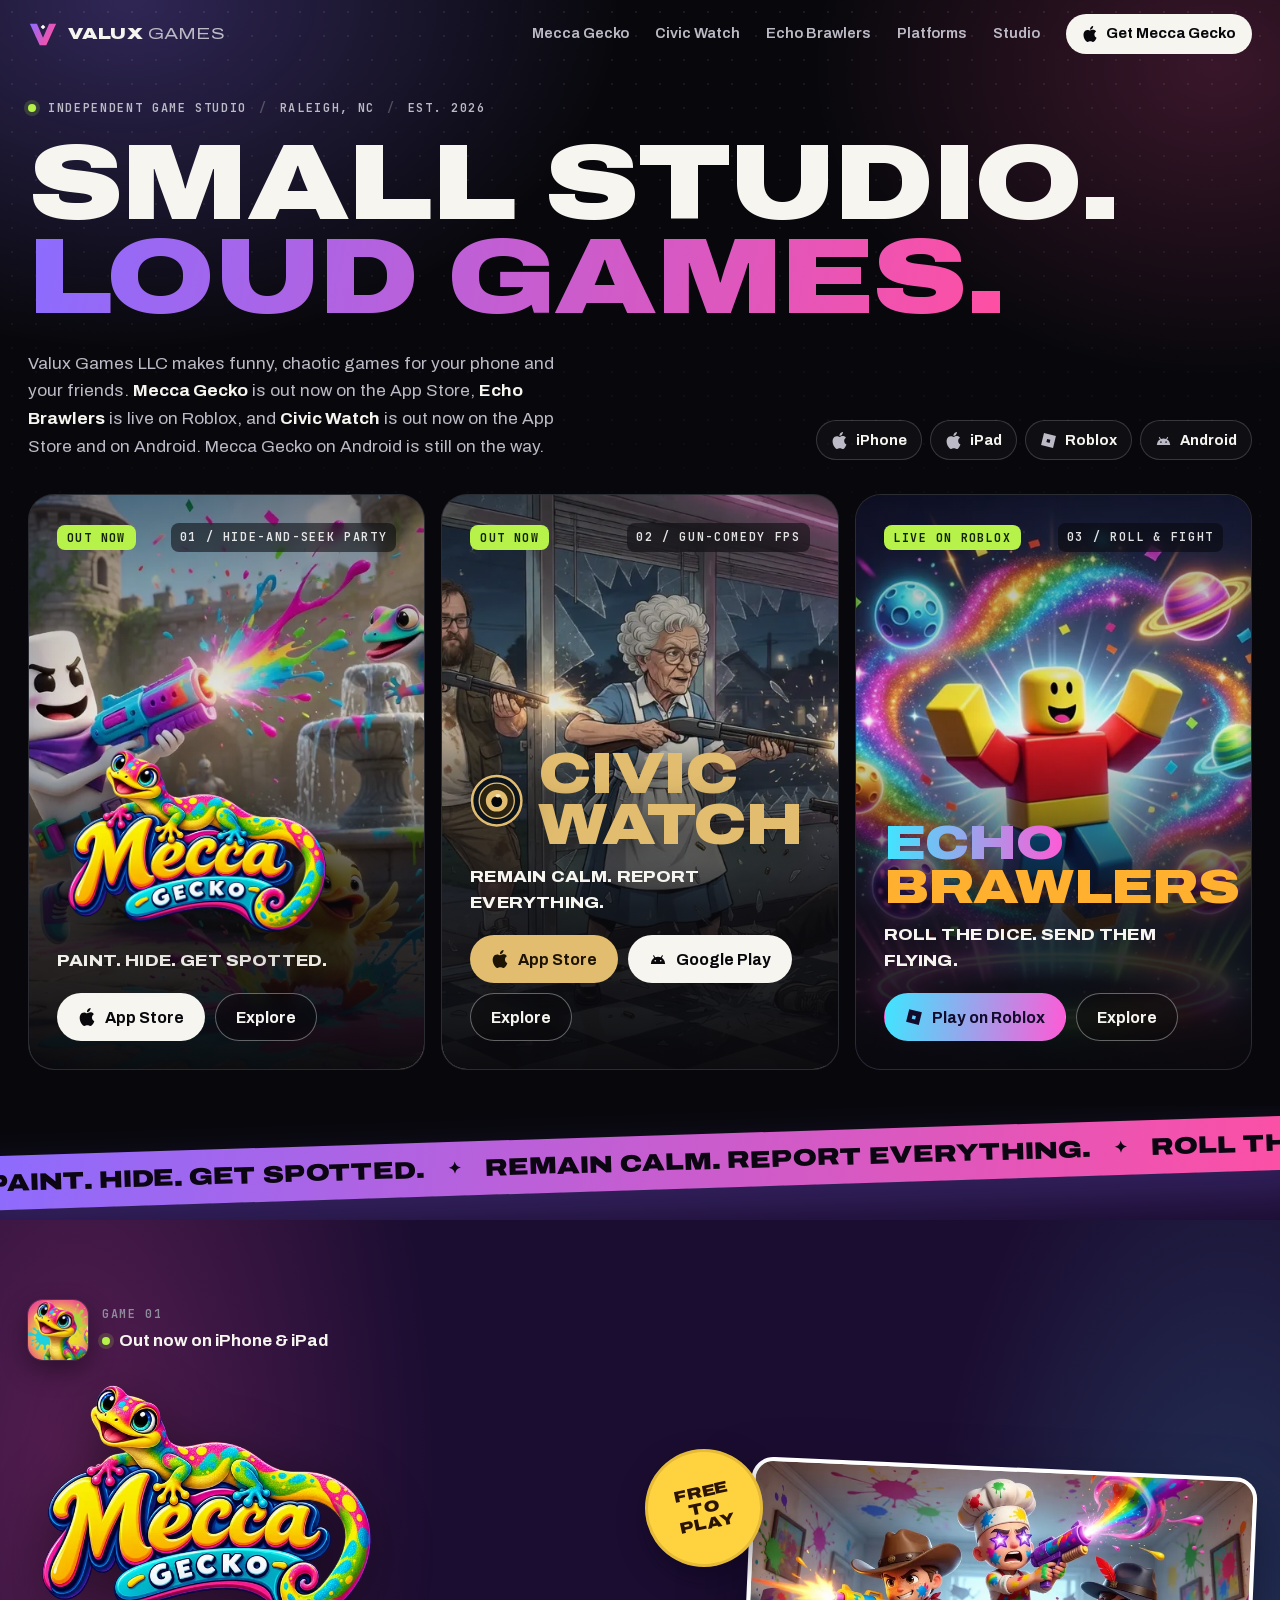
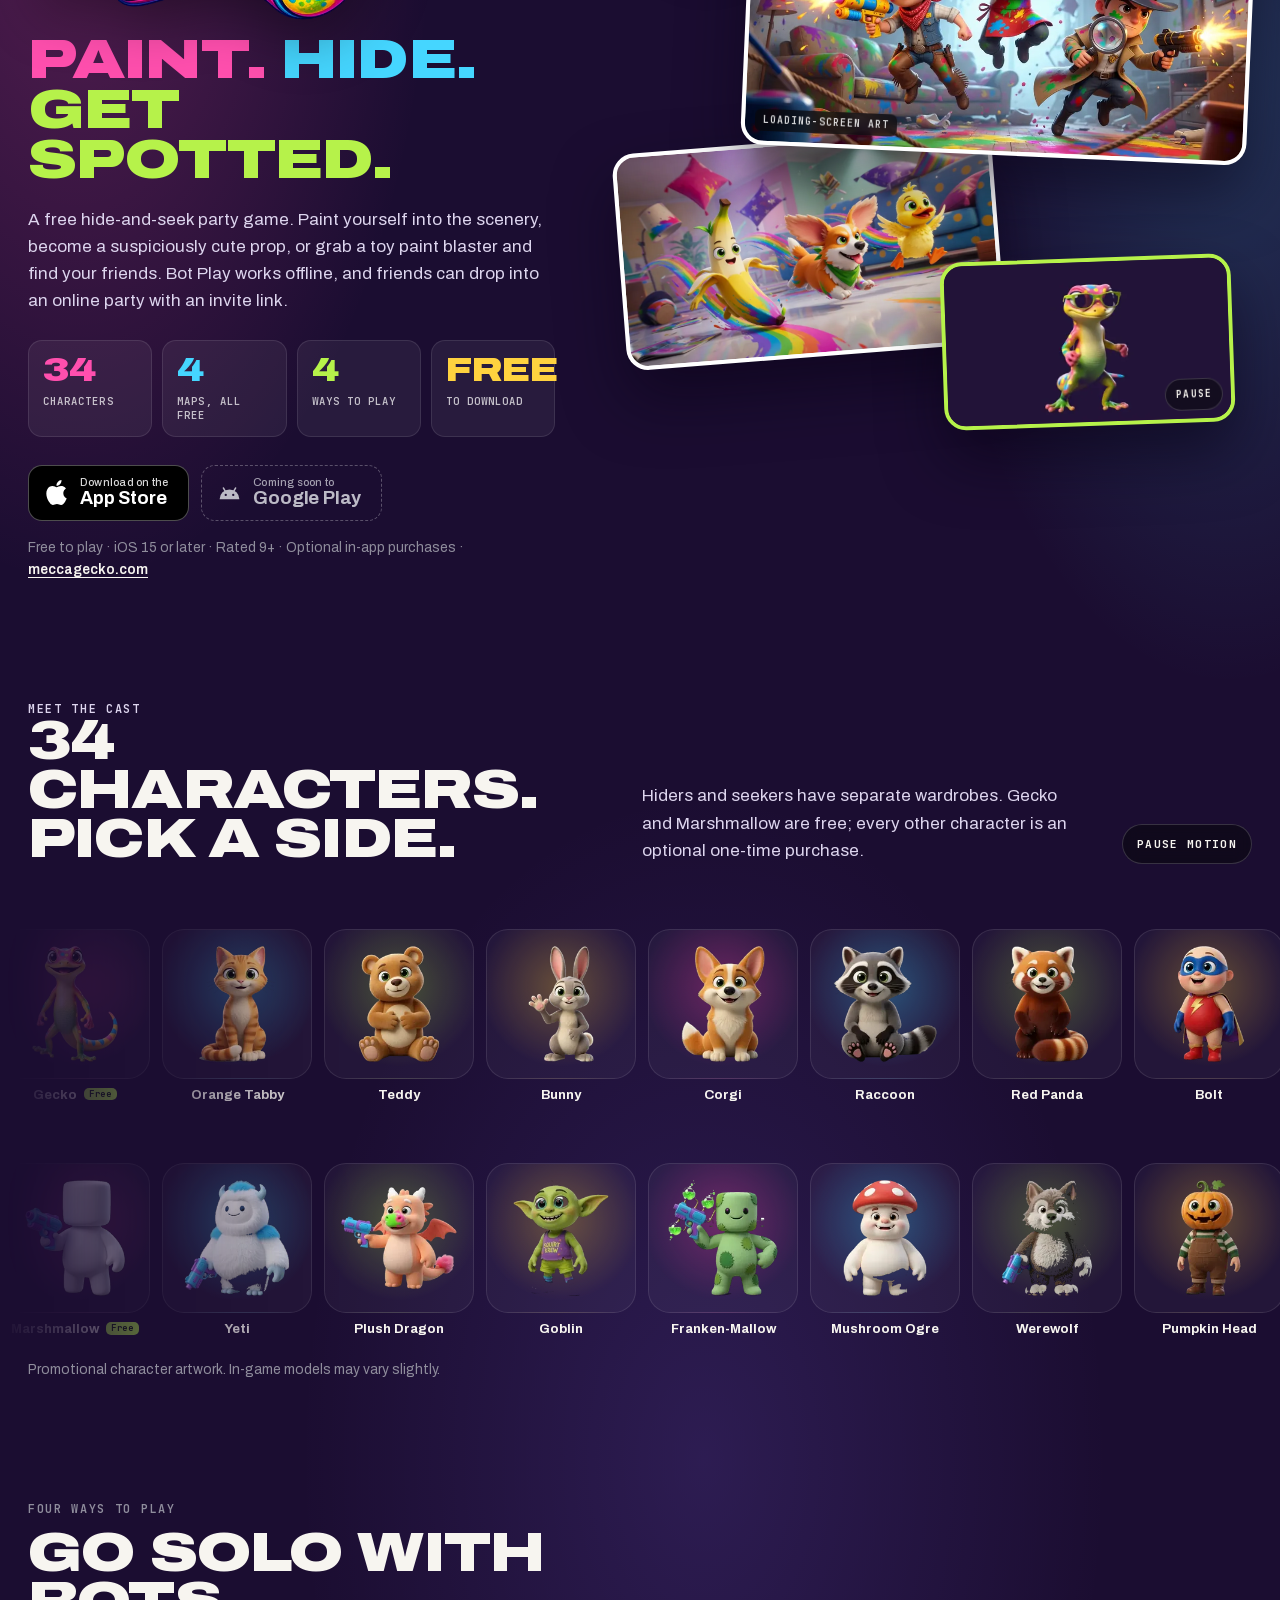
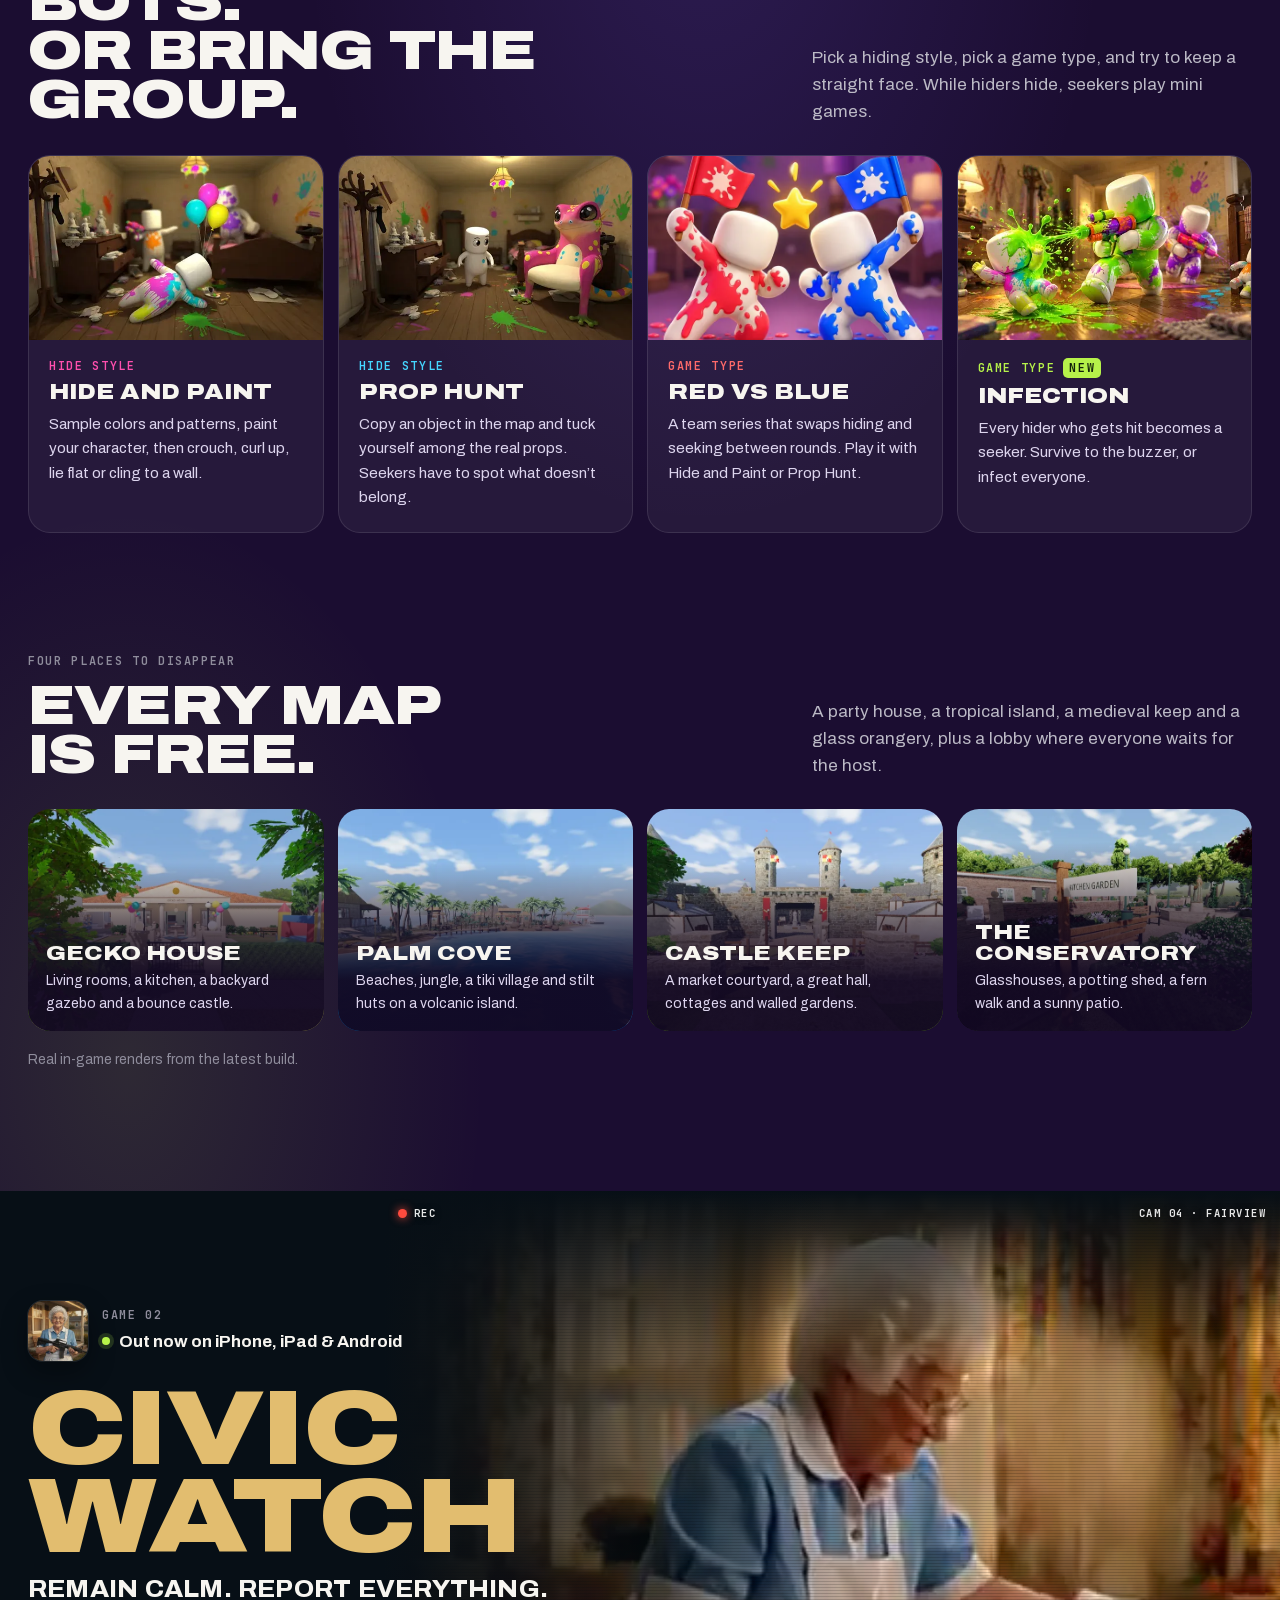
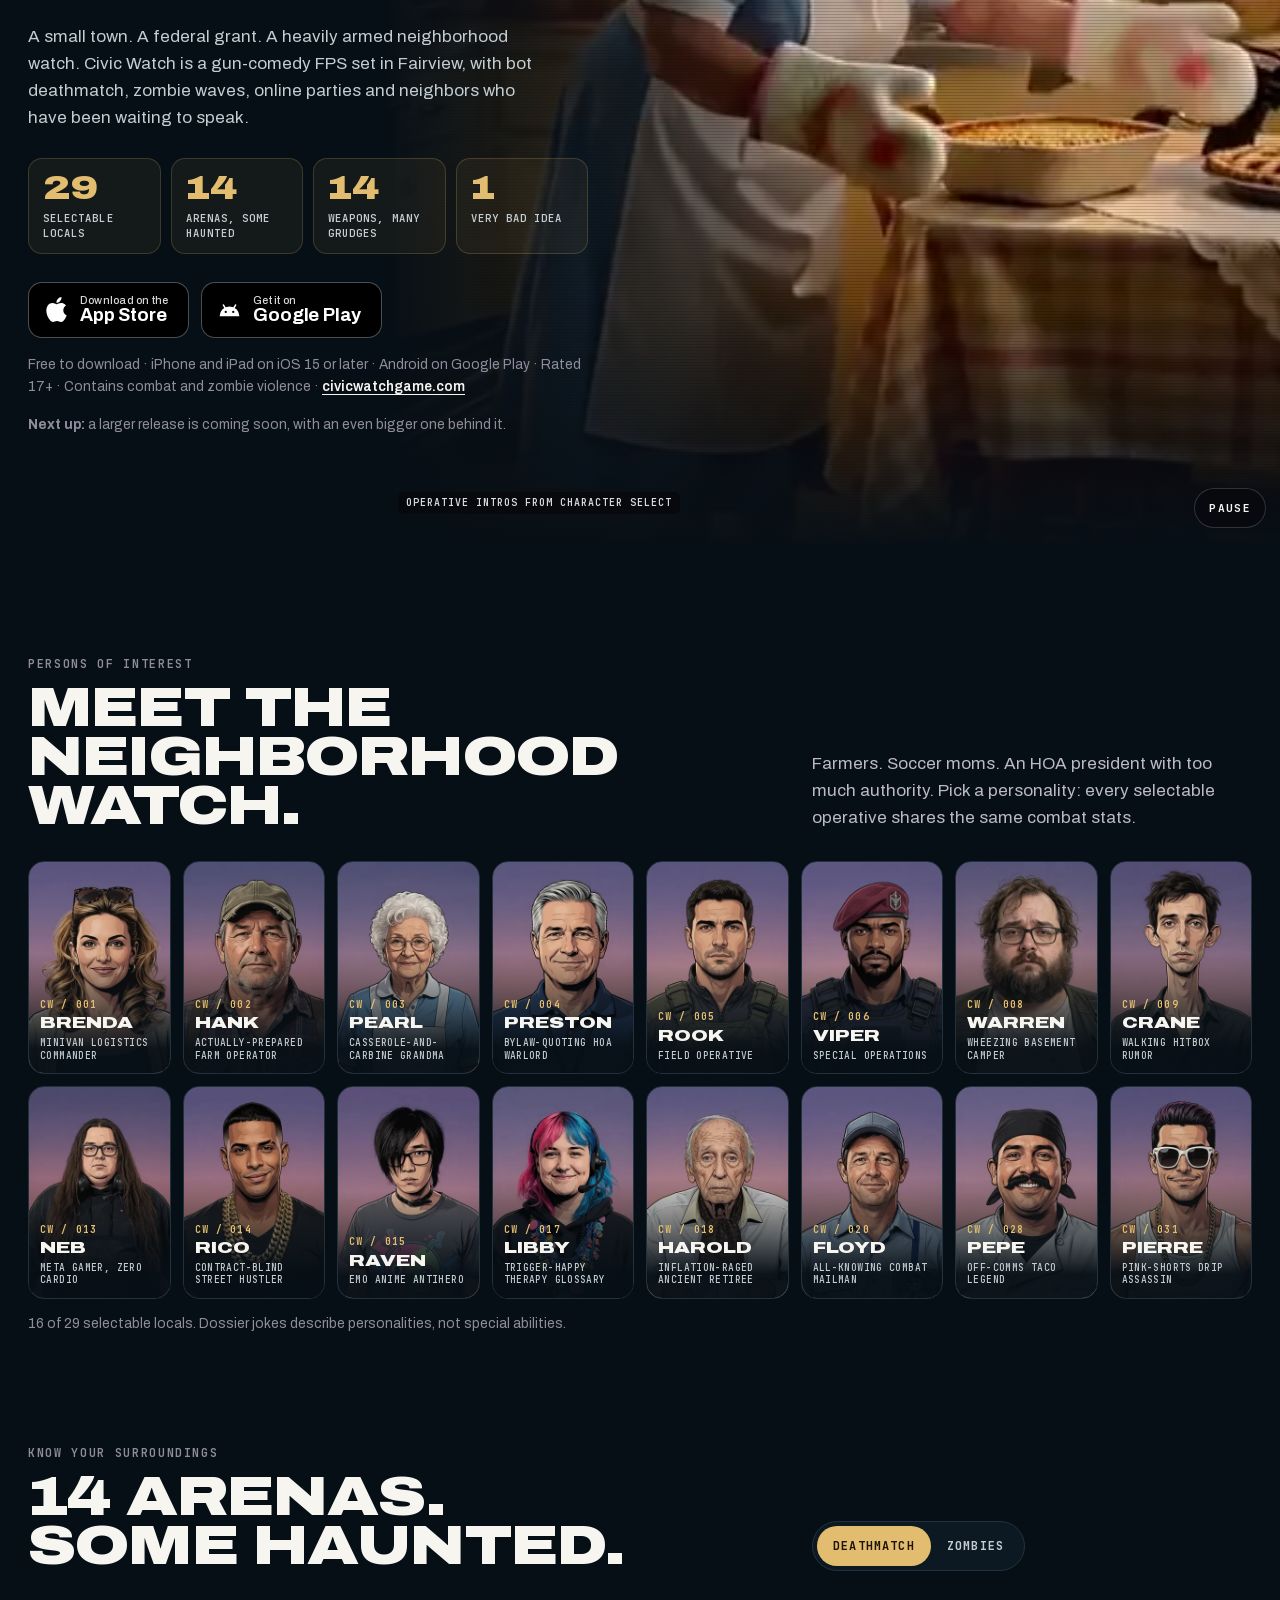
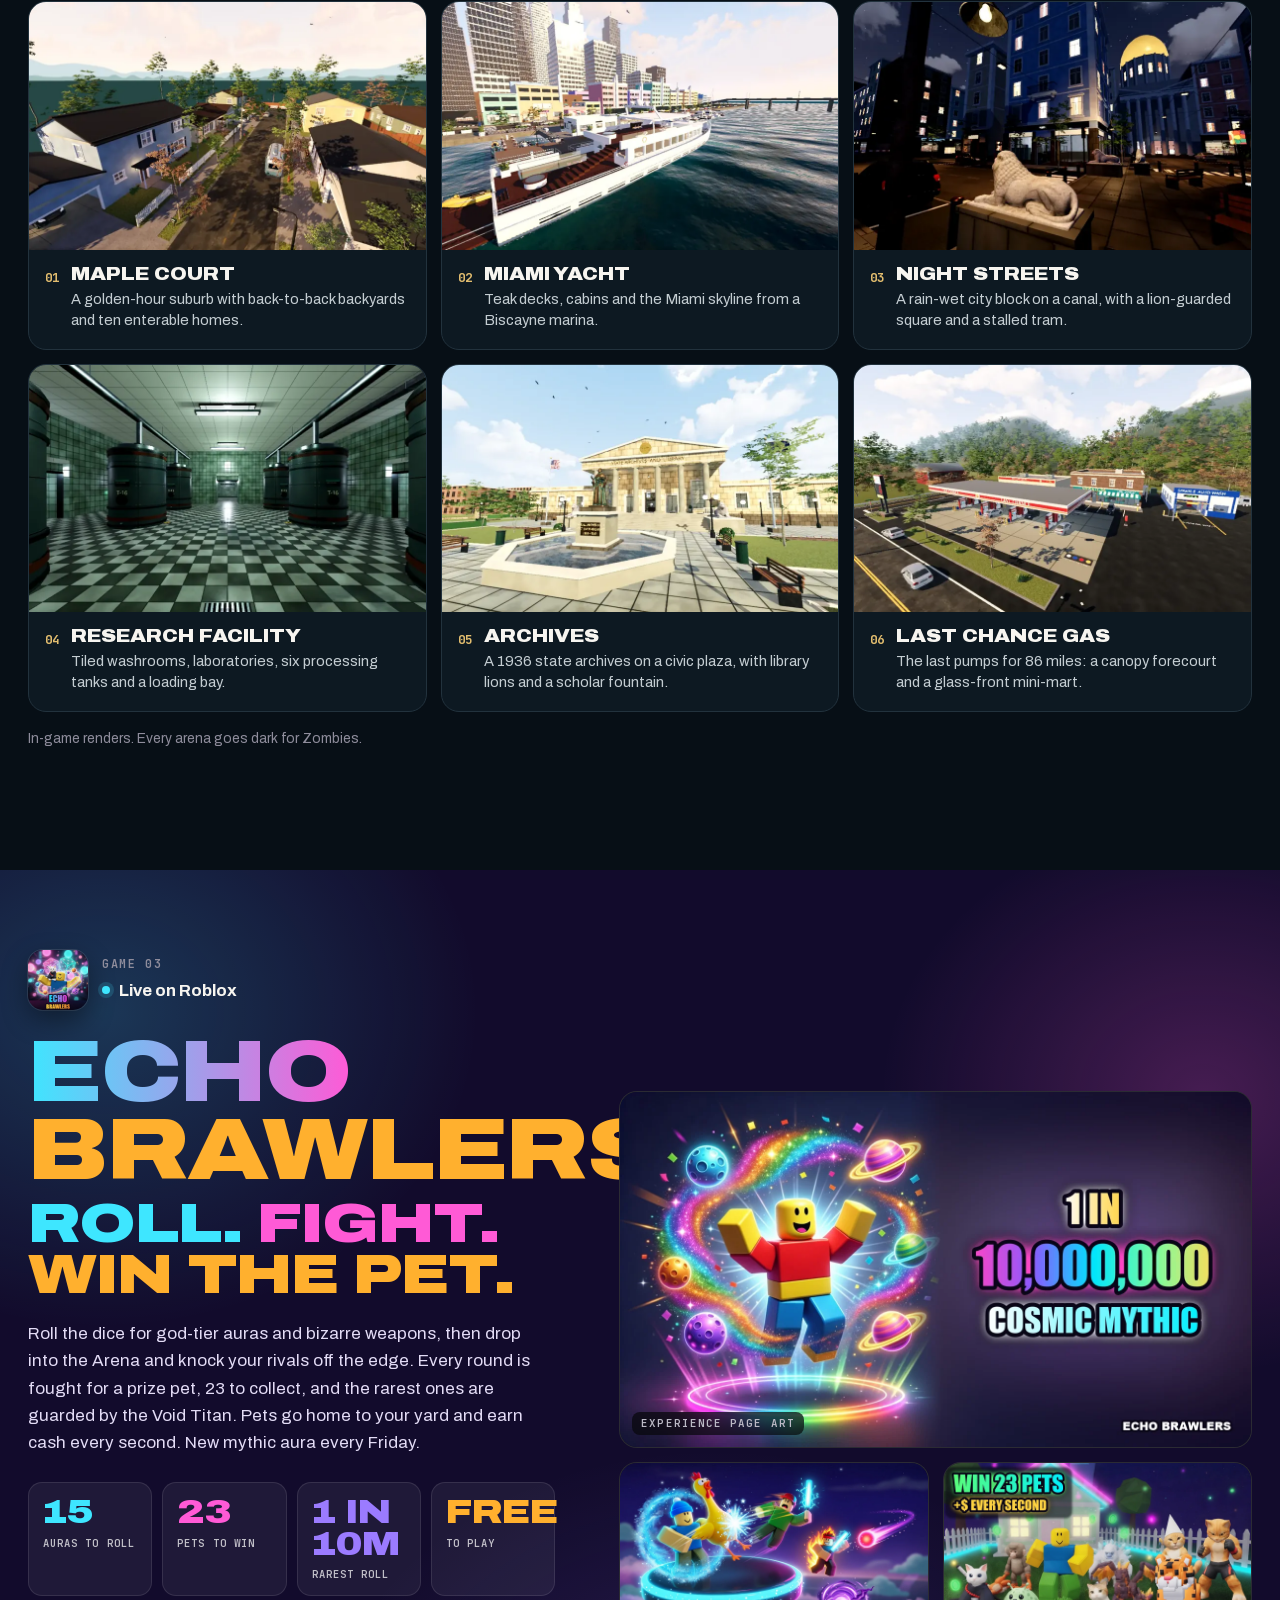
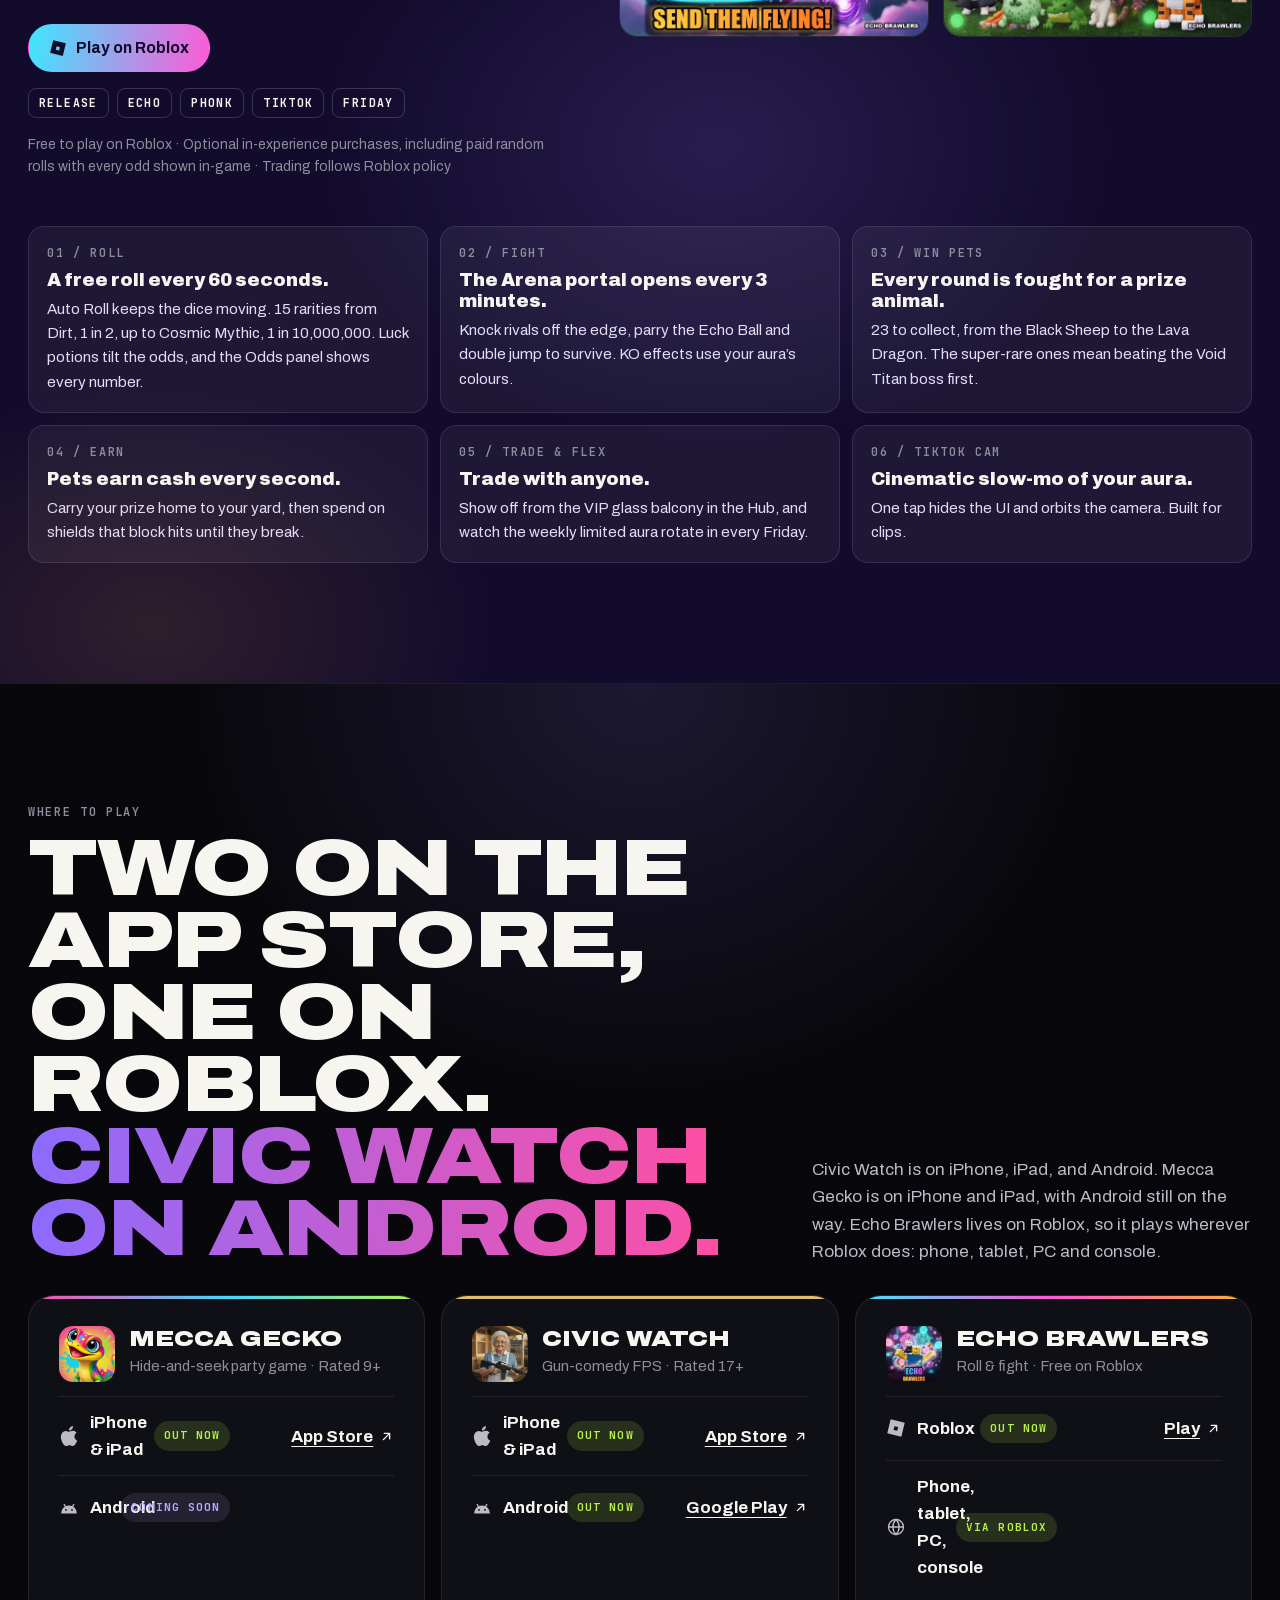
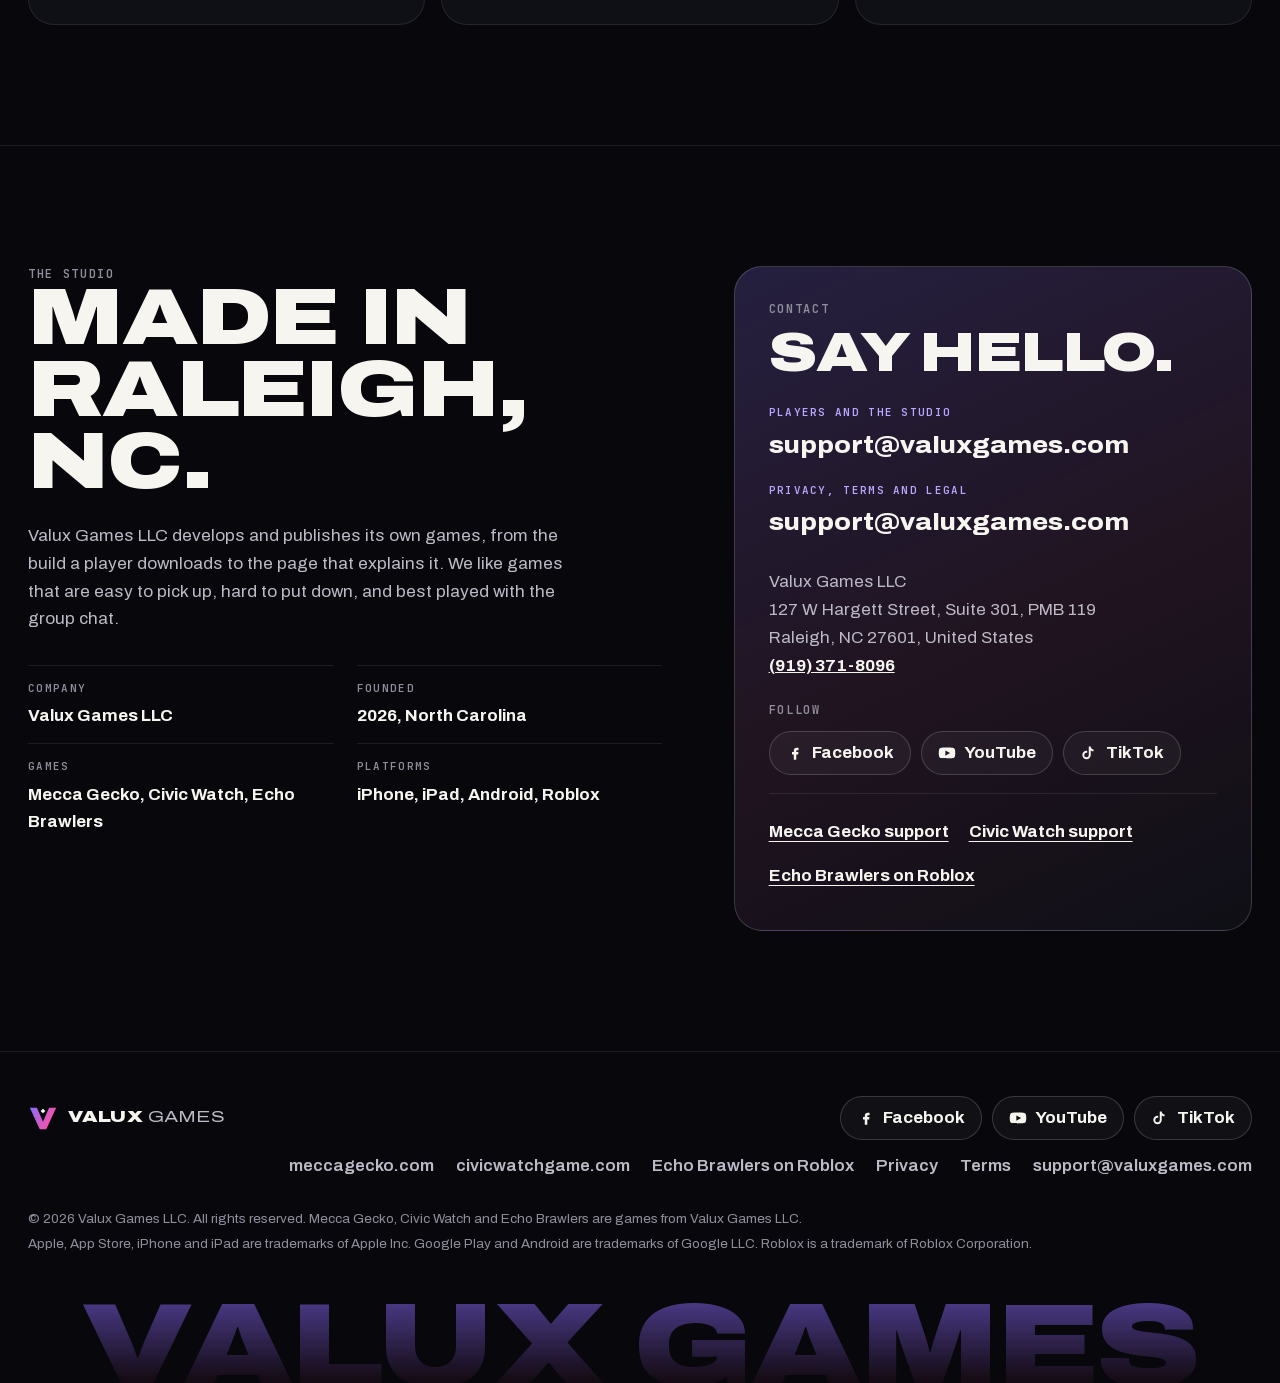
<file: index.html>
<!DOCTYPE html>
<html lang="en">
<head>
  <meta charset="utf-8">
  <meta name="google-site-verification" content="Qqxgv6stZn9w1vzO1f9sTG7I4jZkvKjdQhVLANsQQh8">
  <!-- Google tag (gtag.js) -->
  <script async src="https://www.googletagmanager.com/gtag/js?id=G-DVZCZV1Z40"></script>
  <script>
    window.dataLayer = window.dataLayer || [];
    function gtag(){dataLayer.push(arguments);}
    gtag('js', new Date());

    gtag('config', 'G-DVZCZV1Z40');
  </script>
  <meta name="viewport" content="width=device-width, initial-scale=1, viewport-fit=cover">
  <meta name="theme-color" content="#08080c">
  <meta name="color-scheme" content="dark">
  <title>Valux Games — Independent mobile game studio</title>
  <meta name="description" content="Valux Games LLC is an independent game studio in Raleigh, North Carolina. Mecca Gecko is out now on the App Store, Echo Brawlers is live on Roblox, and Civic Watch is out now on the App Store and Google Play. Mecca Gecko on Android is still on the way.">
  <link rel="canonical" href="https://valuxgames.com/">
  <link rel="icon" href="favicon.svg" type="image/svg+xml">
  <link rel="icon" href="icon.png" type="image/png" sizes="32x32">
  <link rel="apple-touch-icon" href="apple-touch-icon.png">
  <link rel="preload" href="assets/fonts/archivo-var.woff2" as="font" type="font/woff2" crossorigin>
  <link rel="preload" href="assets/mecca/key.webp" as="image">
  <link rel="preload" href="assets/civic/key.webp" as="image">
  <link rel="stylesheet" href="css/site.css?v=20261005">
  <meta property="og:type" content="website">
  <meta property="og:site_name" content="Valux Games">
  <meta property="og:title" content="Valux Games — Small studio. Loud games.">
  <meta property="og:description" content="The studio behind Mecca Gecko, Civic Watch and Echo Brawlers. Independent, based in Raleigh, North Carolina.">
  <meta property="og:url" content="https://valuxgames.com/">
  <meta property="og:image" content="https://valuxgames.com/assets/og.jpg">
  <meta property="og:image:width" content="1200">
  <meta property="og:image:height" content="630">
  <meta name="twitter:card" content="summary_large_image">
  <script type="application/ld+json">
  {
    "@context": "https://schema.org",
    "@graph": [
      {
        "@type": "Organization",
        "@id": "https://valuxgames.com/#studio",
        "name": "Valux Games LLC",
        "alternateName": "Valux Games",
        "url": "https://valuxgames.com/",
        "logo": "https://valuxgames.com/assets/icon-512.png",
        "sameAs": [
          "https://www.facebook.com/valuxgames",
          "https://www.youtube.com/@ValuxGames",
          "https://www.tiktok.com/@valuxgamesofficial"
        ],
        "foundingDate": "2026",
        "telephone": "+1-919-371-8096",
        "email": "support@valuxgames.com",
        "contactPoint": [
          {
            "@type": "ContactPoint",
            "contactType": "customer support",
            "email": "support@valuxgames.com",
            "url": "https://valuxgames.com/#contact"
          },
          {
            "@type": "ContactPoint",
            "contactType": "legal",
            "email": "support@valuxgames.com",
            "url": "https://valuxgames.com/privacy.html"
          }
        ],
        "address": {
          "@type": "PostalAddress",
          "streetAddress": "127 W Hargett St, Ste 301, PMB 119",
          "addressLocality": "Raleigh",
          "addressRegion": "NC",
          "postalCode": "27601",
          "addressCountry": "US"
        }
      },
      {
        "@type": "VideoGame",
        "name": "Mecca Gecko",
        "url": "https://www.meccagecko.com/",
        "sameAs": "https://apps.apple.com/us/app/mecca-gecko/id6801449754",
        "image": "https://valuxgames.com/assets/mecca/key.webp",
        "author": { "@id": "https://valuxgames.com/#studio" },
        "publisher": { "@id": "https://valuxgames.com/#studio" },
        "gamePlatform": "iOS",
        "contentRating": "9+"
      },
      {
        "@type": "VideoGame",
        "name": "Civic Watch",
        "url": "https://civicwatchgame.com/",
        "sameAs": [
          "https://apps.apple.com/us/app/civic-watch-fps/id6811555006",
          "https://play.google.com/store/apps/details?id=com.valuxgames.civicwatch&hl=en_US"
        ],
        "image": "https://valuxgames.com/assets/civic/key.webp",
        "author": { "@id": "https://valuxgames.com/#studio" },
        "publisher": { "@id": "https://valuxgames.com/#studio" },
        "gamePlatform": ["iOS", "Android"],
        "contentRating": "17+"
      },
      {
        "@type": "VideoGame",
        "name": "Echo Brawlers: Roll & Fight",
        "alternateName": "ECHO BRAWLERS",
        "url": "https://www.roblox.com/games/83952850539551/ECHO-BRAWLERS-Roll-Fight",
        "sameAs": "https://www.roblox.com/games/83952850539551/ECHO-BRAWLERS-Roll-Fight",
        "image": "https://valuxgames.com/assets/echo/key.webp",
        "author": { "@id": "https://valuxgames.com/#studio" },
        "publisher": { "@id": "https://valuxgames.com/#studio" },
        "gamePlatform": "Roblox",
        "genre": "Action",
        "playMode": "MultiPlayer"
      }
    ]
  }
  </script>
  <script>document.documentElement.classList.add("js")</script>
</head>
<body>
  <svg class="icon-sprite" aria-hidden="true" focusable="false">
    <defs>
      <linearGradient id="vx-grad" x1="0" y1="0" x2="1" y2=".45">
        <stop offset="0" stop-color="#8b6cff"/>
        <stop offset="1" stop-color="#ff4fa3"/>
      </linearGradient>
    </defs>
    <symbol id="i-valux" viewBox="0 0 64 64">
      <path d="M4 10h15l13 30 13-30h15L39 56H25z" fill="url(#vx-grad)"/>
      <path d="M32 12l5 5-5 5-5-5z" fill="#fff"/>
    </symbol>
    <symbol id="i-roblox" viewBox="0 0 64 64">
      <path d="M15 4 4 49l45 11 11-45zM27 26l12 3-3 12-12-3z" fill="currentColor" fill-rule="evenodd"/>
    </symbol>
    <symbol id="i-civic" viewBox="0 0 64 64">
      <circle cx="32" cy="32" r="29.5" fill="#0b141c" stroke="#e2bd6f" stroke-width="3"/>
      <circle cx="32" cy="32" r="21" fill="#2b2311" stroke="#e2bd6f" stroke-width="1.6"/>
      <circle cx="32" cy="32" r="13" fill="#e2bd6f"/>
      <circle cx="32" cy="33" r="6.5" fill="#05080b"/>
      <ellipse cx="33.5" cy="26" rx="3.2" ry="2.1" fill="#f6e7c1"/>
    </symbol>
    <symbol id="i-apple" viewBox="0 0 24 24">
      <path fill="currentColor" d="M12.152 6.896c-.948 0-2.415-1.078-3.96-1.04-2.04.027-3.91 1.183-4.961 3.014-2.117 3.675-.546 9.103 1.519 12.09 1.013 1.454 2.208 3.09 3.792 3.039 1.52-.065 2.09-.987 3.935-.987 1.831 0 2.35.987 3.96.948 1.637-.026 2.676-1.48 3.676-2.948 1.156-1.688 1.636-3.325 1.662-3.415-.039-.013-3.182-1.221-3.22-4.857-.026-3.04 2.48-4.494 2.597-4.559-1.429-2.09-3.623-2.324-4.39-2.376-2-.156-3.675 1.09-4.61 1.09zM15.53 3.83c.843-1.012 1.4-2.427 1.245-3.83-1.207.052-2.662.805-3.532 1.818-.78.896-1.454 2.338-1.273 3.714 1.338.104 2.715-.688 3.559-1.701"/>
    </symbol>
    <symbol id="i-android" viewBox="0 0 24 24">
      <path d="M7.9 10.6 6.2 7.7M16.1 10.6l1.7-2.9" fill="none" stroke="currentColor" stroke-width="1.5" stroke-linecap="round"/>
      <path fill="currentColor" fill-rule="evenodd" d="M2.5 18.5a9.5 9.5 0 0 1 19 0zM8.4 13.2a1.1 1.1 0 1 0 0 2.2 1.1 1.1 0 0 0 0-2.2zm7.2 0a1.1 1.1 0 1 0 0 2.2 1.1 1.1 0 0 0 0-2.2z"/>
    </symbol>
    <symbol id="i-globe" viewBox="0 0 24 24">
      <g fill="none" stroke="currentColor" stroke-width="1.6"><circle cx="12" cy="12" r="9"/><path d="M3 12h18M12 3c2.6 2.6 3.8 5.6 3.8 9s-1.2 6.4-3.8 9c-2.6-2.6-3.8-5.6-3.8-9S9.4 5.6 12 3z"/></g>
    </symbol>
    <symbol id="i-arrow" viewBox="0 0 24 24">
      <path d="M7 17 17 7M8.5 7H17v8.5" fill="none" stroke="currentColor" stroke-width="2.2" stroke-linecap="round" stroke-linejoin="round"/>
    </symbol>
    <symbol id="i-play" viewBox="0 0 24 24">
      <path fill="currentColor" d="M7 4.5v15l12.5-7.5z"/>
    </symbol>
    <symbol id="i-facebook" viewBox="0 0 24 24">
      <path fill="currentColor" d="M14.2 8.4h2.5V5.1h-2.5C11.9 5.1 10.4 6.6 10.4 9v1.7H8v3.2h2.4V21h3.3v-7.1h2.5l.4-3.2h-2.9V9.2c0-.5.3-.8.8-.8z"/>
    </symbol>
    <symbol id="i-youtube" viewBox="0 0 24 24">
      <path fill="currentColor" d="M22.5 7.2a2.9 2.9 0 0 0-2-2C18.7 4.7 12 4.7 12 4.7s-6.7 0-8.5.5a2.9 2.9 0 0 0-2 2C1 9 1 12 1 12s0 3 .5 4.8a2.9 2.9 0 0 0 2 2c1.8.5 8.5.5 8.5.5s6.7 0 8.5-.5a2.9 2.9 0 0 0 2-2c.5-1.8.5-4.8.5-4.8s0-3-.5-4.8zM9.8 15.5V8.5l6.4 3.5-6.4 3.5z"/>
    </symbol>
    <symbol id="i-tiktok" viewBox="0 0 24 24">
      <path fill="currentColor" d="M14.2 3.2c.3 2.2 1.7 3.8 3.9 4.1v2.5a6.3 6.3 0 0 1-3.8-1.2v6.1a5.6 5.6 0 1 1-5.6-5.6c.3 0 .6 0 .9.1v2.6a3 3 0 1 0 2.1 2.9V3.2h2.5z"/>
    </symbol>
  </svg>

  <a class="skip-link" href="#main">Skip to content</a>

  <header class="site-header" data-header>
    <div class="wrap header-inner">
      <a class="brand" href="./" aria-label="Valux Games home">
        <svg class="brand-mark" aria-hidden="true"><use href="#i-valux"/></svg>
        <span class="brand-word">Valux <span>Games</span></span>
      </a>
      <button class="nav-toggle" type="button" aria-expanded="false" aria-controls="site-nav">
        <span class="nav-toggle-bars" aria-hidden="true"></span>
        <span class="nav-toggle-label">Menu</span>
      </button>
      <nav id="site-nav" class="site-nav" aria-label="Primary">
        <a href="#mecca-gecko">Mecca Gecko</a>
        <a href="#civic-watch">Civic Watch</a>
        <a href="#echo-brawlers">Echo Brawlers</a>
        <a href="#platforms">Platforms</a>
        <a href="#studio">Studio</a>
        <a class="nav-cta" href="https://apps.apple.com/us/app/mecca-gecko/id6801449754"><svg aria-hidden="true"><use href="#i-apple"/></svg>Get Mecca Gecko</a>
      </nav>
    </div>
  </header>

  <main id="main">
    <section class="hero" aria-labelledby="hero-title">
      <div class="wrap">
        <p class="hud hero-hud"><span class="dot"></span>Independent game studio <span class="sep">/</span> Raleigh, NC <span class="sep sm-hide">/</span> <span class="sm-hide">Est. 2026</span></p>
        <h1 id="hero-title" class="display hero-title">Small studio.<br><span class="grad-text">Loud games.</span></h1>
        <div class="hero-sub">
          <p class="lede">Valux Games LLC makes funny, chaotic games for your phone and your friends. <strong>Mecca Gecko</strong> is out now on the App Store, <strong>Echo Brawlers</strong> is live on Roblox, and <strong>Civic Watch</strong> is out now on the App Store and on Android. Mecca Gecko on Android is still on the way.</p>
          <ul class="platform-chips" aria-label="Platforms">
            <li><svg aria-hidden="true"><use href="#i-apple"/></svg>iPhone</li>
            <li><svg aria-hidden="true"><use href="#i-apple"/></svg>iPad</li>
            <li><svg aria-hidden="true"><use href="#i-roblox"/></svg>Roblox</li>
            <li><svg aria-hidden="true"><use href="#i-android"/></svg>Android</li>
          </ul>
        </div>

        <h2 class="sr-only">Our games</h2>
        <div class="picks">
          <article class="pick pick-mecca" aria-labelledby="pick-mecca-title">
            <img class="pick-art" src="assets/mecca/key.webp" alt="" width="1280" height="720" fetchpriority="high">
            <span class="pick-corners" aria-hidden="true"></span>
            <div class="pick-top">
              <span class="tag tag-live">Out now</span>
              <span class="hud">01 / Hide-and-seek party</span>
            </div>
            <div class="pick-body">
              <h3 id="pick-mecca-title" class="pick-title"><img src="assets/mecca/logo.webp" alt="Mecca Gecko" width="640" height="427"></h3>
              <p class="pick-line">Paint. Hide. Get spotted.</p>
              <div class="pick-actions">
                <a class="btn btn-light" href="https://apps.apple.com/us/app/mecca-gecko/id6801449754"><svg aria-hidden="true"><use href="#i-apple"/></svg>App Store</a>
                <a class="btn btn-ghost" href="#mecca-gecko">Explore</a>
              </div>
            </div>
          </article>

          <article class="pick pick-civic" aria-labelledby="pick-civic-title">
            <img class="pick-art" src="assets/civic/key.webp" alt="" width="1280" height="720" fetchpriority="high">
            <span class="pick-corners" aria-hidden="true"></span>
            <div class="pick-top">
              <span class="tag tag-live">Out now</span>
              <span class="hud">02 / Gun-comedy FPS</span>
            </div>
            <div class="pick-body">
              <h3 id="pick-civic-title" class="pick-title display civic-mark"><svg aria-hidden="true"><use href="#i-civic"/></svg>Civic<br>Watch</h3>
              <p class="pick-line">Remain calm. Report everything.</p>
              <div class="pick-actions">
                <a class="btn btn-gold" href="https://apps.apple.com/us/app/civic-watch-fps/id6811555006"><svg aria-hidden="true"><use href="#i-apple"/></svg>App Store</a>
                <a class="btn btn-light" href="https://play.google.com/store/apps/details?id=com.valuxgames.civicwatch&amp;hl=en_US"><svg aria-hidden="true"><use href="#i-android"/></svg>Google Play</a>
                <a class="btn btn-ghost" href="#civic-watch">Explore</a>
              </div>
            </div>
          </article>

          <article class="pick pick-echo" aria-labelledby="pick-echo-title">
            <img class="pick-art" src="assets/echo/key.webp" alt="" width="1280" height="720" fetchpriority="high">
            <span class="pick-corners" aria-hidden="true"></span>
            <div class="pick-top">
              <span class="tag tag-live">Live on Roblox</span>
              <span class="hud">03 / Roll &amp; fight</span>
            </div>
            <div class="pick-body">
              <h3 id="pick-echo-title" class="pick-title display echo-mark"><span class="eb-echo">Echo</span><br><span class="eb-brawl">Brawlers</span></h3>
              <p class="pick-line">Roll the dice. Send them flying.</p>
              <div class="pick-actions">
                <a class="btn btn-echo" href="https://www.roblox.com/games/83952850539551/ECHO-BRAWLERS-Roll-Fight"><svg aria-hidden="true"><use href="#i-roblox"/></svg>Play on Roblox</a>
                <a class="btn btn-ghost" href="#echo-brawlers">Explore</a>
              </div>
            </div>
          </article>
        </div>
      </div>
    </section>

    <div class="ticker" aria-hidden="true">
      <div class="ticker-band">
        <div class="ticker-track">
          <div class="ticker-group">
            <span>Paint. Hide. Get spotted.</span><b>✦</b>
            <span>Remain calm. Report everything.</span><b>✦</b>
            <span>Roll the dice. Send them flying.</span><b>✦</b>
            <span>Out now on the App Store</span><b>✦</b>
            <span>Live on Roblox</span><b>✦</b>
            <span>Civic Watch on Google Play</span><b>✦</b>
            <span>Made in Raleigh</span><b>✦</b>
          </div>
          <div class="ticker-group">
            <span>Paint. Hide. Get spotted.</span><b>✦</b>
            <span>Remain calm. Report everything.</span><b>✦</b>
            <span>Roll the dice. Send them flying.</span><b>✦</b>
            <span>Out now on the App Store</span><b>✦</b>
            <span>Live on Roblox</span><b>✦</b>
            <span>Civic Watch on Google Play</span><b>✦</b>
            <span>Made in Raleigh</span><b>✦</b>
          </div>
        </div>
      </div>
    </div>

    <section class="game game-mecca" id="mecca-gecko" aria-labelledby="mecca-title">
      <div class="wrap game-intro">
        <div class="game-copy" data-reveal>
          <div class="game-id">
            <img class="app-icon" src="assets/mecca/icon.webp" width="160" height="160" alt="" loading="lazy">
            <div>
              <p class="hud">Game 01</p>
              <p class="status"><span class="dot"></span>Out now on iPhone &amp; iPad</p>
            </div>
          </div>
          <h2 id="mecca-title" class="game-logo"><img src="assets/mecca/logo.webp" alt="Mecca Gecko" width="640" height="427" loading="lazy"></h2>
          <p class="display slogan"><span class="c-pink">Paint.</span> <span class="c-cyan">Hide.</span><br><span class="c-lime">Get spotted.</span></p>
          <p class="game-text">A free hide-and-seek party game. Paint yourself into the scenery, become a suspiciously cute prop, or grab a toy paint blaster and find your friends. Bot Play works offline, and friends can drop into an online party with an invite link.</p>
          <dl class="stats">
            <div><dt>Characters</dt><dd>34</dd></div>
            <div><dt>Maps, all free</dt><dd>4</dd></div>
            <div><dt>Ways to play</dt><dd>4</dd></div>
            <div><dt>To download</dt><dd>Free</dd></div>
          </dl>
          <div class="store-row">
            <a class="store-btn" href="https://apps.apple.com/us/app/mecca-gecko/id6801449754"><svg aria-hidden="true"><use href="#i-apple"/></svg><span><small>Download on the</small>App Store</span></a>
            <span class="store-btn is-soon"><svg aria-hidden="true"><use href="#i-android"/></svg><span><small>Coming soon to</small>Google Play</span></span>
          </div>
          <p class="fine">Free to play · iOS 15 or later · Rated 9+ · Optional in-app purchases · <a href="https://www.meccagecko.com/">meccagecko.com</a></p>
        </div>

        <div class="mecca-stage" data-reveal>
          <figure class="poster poster-a">
            <img src="assets/mecca/art-seeker-squad.webp" alt="Chef, Cowboy and Detective charge through a paint-splattered room with toy paint blasters" width="960" height="540" loading="lazy">
            <figcaption class="art-note">Loading-screen art</figcaption>
          </figure>
          <figure class="poster poster-b">
            <img src="assets/mecca/art-hider-run.webp" alt="Banana, Corgi and Duck run from a rainbow paint trail" width="960" height="540" loading="lazy">
          </figure>
          <div class="dance-card" data-video>
            <video muted loop playsinline preload="none" poster="assets/mecca/gecko-dance.webp" width="720" height="406" aria-label="Gecko dancing in sunglasses">
              <source src="assets/mecca/gecko-dance.mp4" type="video/mp4">
            </video>
            <button class="motion-btn" type="button" data-video-toggle>Pause</button>
          </div>
          <p class="sticker" aria-hidden="true">Free<br>to<br>play</p>
        </div>
      </div>

      <div class="roster" aria-labelledby="roster-title">
        <div class="wrap roster-head">
          <div>
            <p class="hud">Meet the cast</p>
            <h3 id="roster-title" class="h3">34 characters.<br>Pick a side.</h3>
          </div>
          <p>Hiders and seekers have separate wardrobes. Gecko and Marshmallow are free; every other character is an optional one-time purchase.</p>
          <button class="motion-btn" type="button" data-marquee-toggle aria-controls="mecca-roster">Pause motion</button>
        </div>
        <div class="marquee" id="mecca-roster">
          <div>
            <div class="wrap"><p class="hud lane-label">Hiders <b>22</b></p></div>
            <div class="marquee-lane lane-hiders">
              <div class="marquee-row">
                <ul class="marquee-list">
                  <li class="char"><img src="assets/mecca/chars/gecko.webp" alt="" width="220" height="220" loading="lazy"><span>Gecko <em>Free</em></span></li>
                  <li class="char"><img src="assets/mecca/chars/cat.webp" alt="" width="220" height="220" loading="lazy"><span>Orange Tabby</span></li>
                  <li class="char"><img src="assets/mecca/chars/teddy.webp" alt="" width="220" height="220" loading="lazy"><span>Teddy</span></li>
                  <li class="char"><img src="assets/mecca/chars/bunny.webp" alt="" width="220" height="220" loading="lazy"><span>Bunny</span></li>
                  <li class="char"><img src="assets/mecca/chars/corgi.webp" alt="" width="220" height="220" loading="lazy"><span>Corgi</span></li>
                  <li class="char"><img src="assets/mecca/chars/raccoon.webp" alt="" width="220" height="220" loading="lazy"><span>Raccoon</span></li>
                  <li class="char"><img src="assets/mecca/chars/red-panda.webp" alt="" width="220" height="220" loading="lazy"><span>Red Panda</span></li>
                  <li class="char"><img src="assets/mecca/chars/bolt.webp" alt="" width="220" height="220" loading="lazy"><span>Bolt</span></li>
                  <li class="char"><img src="assets/mecca/chars/nova.webp" alt="" width="220" height="220" loading="lazy"><span>Nova</span></li>
                  <li class="char"><img src="assets/mecca/chars/bloom.webp" alt="" width="220" height="220" loading="lazy"><span>Bloom</span></li>
                  <li class="char"><img src="assets/mecca/chars/duck.webp" alt="" width="220" height="220" loading="lazy"><span>Duck</span></li>
                  <li class="char"><img src="assets/mecca/chars/chicken.webp" alt="" width="220" height="220" loading="lazy"><span>Chicken</span></li>
                  <li class="char"><img src="assets/mecca/chars/sloth.webp" alt="" width="220" height="220" loading="lazy"><span>Sloth</span></li>
                  <li class="char"><img src="assets/mecca/chars/pig.webp" alt="" width="220" height="220" loading="lazy"><span>Pig</span></li>
                  <li class="char"><img src="assets/mecca/chars/banana.webp" alt="" width="220" height="220" loading="lazy"><span>Banana</span></li>
                  <li class="char"><img src="assets/mecca/chars/meowscles.webp" alt="" width="220" height="220" loading="lazy"><span>MuscleMeow</span></li>
                  <li class="char"><img src="assets/mecca/chars/capybara.webp" alt="" width="220" height="220" loading="lazy"><span>Capybara</span></li>
                  <li class="char"><img src="assets/mecca/chars/axolotl.webp" alt="" width="220" height="220" loading="lazy"><span>Axolotl</span></li>
                  <li class="char"><img src="assets/mecca/chars/bunnyscles.webp" alt="" width="220" height="220" loading="lazy"><span>Bunnyscles</span></li>
                  <li class="char"><img src="assets/mecca/chars/corgscles.webp" alt="" width="220" height="220" loading="lazy"><span>Corgscles</span></li>
                  <li class="char"><img src="assets/mecca/chars/duckscles.webp" alt="" width="220" height="220" loading="lazy"><span>Duckscles</span></li>
                  <li class="char"><img src="assets/mecca/chars/bearscles.webp" alt="" width="220" height="220" loading="lazy"><span>Bearscles</span></li>
                </ul>
                <ul class="marquee-list" aria-hidden="true">
                  <li class="char"><img src="assets/mecca/chars/gecko.webp" alt="" width="220" height="220" loading="lazy"><span>Gecko <em>Free</em></span></li>
                  <li class="char"><img src="assets/mecca/chars/cat.webp" alt="" width="220" height="220" loading="lazy"><span>Orange Tabby</span></li>
                  <li class="char"><img src="assets/mecca/chars/teddy.webp" alt="" width="220" height="220" loading="lazy"><span>Teddy</span></li>
                  <li class="char"><img src="assets/mecca/chars/bunny.webp" alt="" width="220" height="220" loading="lazy"><span>Bunny</span></li>
                  <li class="char"><img src="assets/mecca/chars/corgi.webp" alt="" width="220" height="220" loading="lazy"><span>Corgi</span></li>
                  <li class="char"><img src="assets/mecca/chars/raccoon.webp" alt="" width="220" height="220" loading="lazy"><span>Raccoon</span></li>
                  <li class="char"><img src="assets/mecca/chars/red-panda.webp" alt="" width="220" height="220" loading="lazy"><span>Red Panda</span></li>
                  <li class="char"><img src="assets/mecca/chars/bolt.webp" alt="" width="220" height="220" loading="lazy"><span>Bolt</span></li>
                  <li class="char"><img src="assets/mecca/chars/nova.webp" alt="" width="220" height="220" loading="lazy"><span>Nova</span></li>
                  <li class="char"><img src="assets/mecca/chars/bloom.webp" alt="" width="220" height="220" loading="lazy"><span>Bloom</span></li>
                  <li class="char"><img src="assets/mecca/chars/duck.webp" alt="" width="220" height="220" loading="lazy"><span>Duck</span></li>
                  <li class="char"><img src="assets/mecca/chars/chicken.webp" alt="" width="220" height="220" loading="lazy"><span>Chicken</span></li>
                  <li class="char"><img src="assets/mecca/chars/sloth.webp" alt="" width="220" height="220" loading="lazy"><span>Sloth</span></li>
                  <li class="char"><img src="assets/mecca/chars/pig.webp" alt="" width="220" height="220" loading="lazy"><span>Pig</span></li>
                  <li class="char"><img src="assets/mecca/chars/banana.webp" alt="" width="220" height="220" loading="lazy"><span>Banana</span></li>
                  <li class="char"><img src="assets/mecca/chars/meowscles.webp" alt="" width="220" height="220" loading="lazy"><span>MuscleMeow</span></li>
                  <li class="char"><img src="assets/mecca/chars/capybara.webp" alt="" width="220" height="220" loading="lazy"><span>Capybara</span></li>
                  <li class="char"><img src="assets/mecca/chars/axolotl.webp" alt="" width="220" height="220" loading="lazy"><span>Axolotl</span></li>
                  <li class="char"><img src="assets/mecca/chars/bunnyscles.webp" alt="" width="220" height="220" loading="lazy"><span>Bunnyscles</span></li>
                  <li class="char"><img src="assets/mecca/chars/corgscles.webp" alt="" width="220" height="220" loading="lazy"><span>Corgscles</span></li>
                  <li class="char"><img src="assets/mecca/chars/duckscles.webp" alt="" width="220" height="220" loading="lazy"><span>Duckscles</span></li>
                  <li class="char"><img src="assets/mecca/chars/bearscles.webp" alt="" width="220" height="220" loading="lazy"><span>Bearscles</span></li>
                </ul>
              </div>
            </div>
          </div>
          <div>
            <div class="wrap"><p class="hud lane-label">Seekers <b>12</b></p></div>
            <div class="marquee-lane lane-seekers">
              <div class="marquee-row">
                <ul class="marquee-list">
                  <li class="char"><img src="assets/mecca/chars/glowkin.webp" alt="" width="220" height="220" loading="lazy"><span>Marshmallow <em>Free</em></span></li>
                  <li class="char"><img src="assets/mecca/chars/yeti.webp" alt="" width="220" height="220" loading="lazy"><span>Yeti</span></li>
                  <li class="char"><img src="assets/mecca/chars/plush-dragon.webp" alt="" width="220" height="220" loading="lazy"><span>Plush Dragon</span></li>
                  <li class="char"><img src="assets/mecca/chars/goblin.webp" alt="" width="220" height="220" loading="lazy"><span>Goblin</span></li>
                  <li class="char"><img src="assets/mecca/chars/franken-mallow.webp" alt="" width="220" height="220" loading="lazy"><span>Franken-Mallow</span></li>
                  <li class="char"><img src="assets/mecca/chars/mushroom-ogre.webp" alt="" width="220" height="220" loading="lazy"><span>Mushroom Ogre</span></li>
                  <li class="char"><img src="assets/mecca/chars/werewolf-plush.webp" alt="" width="220" height="220" loading="lazy"><span>Werewolf</span></li>
                  <li class="char"><img src="assets/mecca/chars/pumpkin-head.webp" alt="" width="220" height="220" loading="lazy"><span>Pumpkin Head</span></li>
                  <li class="char"><img src="assets/mecca/chars/chef.webp" alt="" width="220" height="220" loading="lazy"><span>Chef</span></li>
                  <li class="char"><img src="assets/mecca/chars/cowboy.webp" alt="" width="220" height="220" loading="lazy"><span>Cowboy</span></li>
                  <li class="char"><img src="assets/mecca/chars/detective.webp" alt="" width="220" height="220" loading="lazy"><span>Detective</span></li>
                  <li class="char"><img src="assets/mecca/chars/grip-pilot.webp" alt="" width="220" height="220" loading="lazy"><span>Pilot</span></li>
                </ul>
                <ul class="marquee-list" aria-hidden="true">
                  <li class="char"><img src="assets/mecca/chars/glowkin.webp" alt="" width="220" height="220" loading="lazy"><span>Marshmallow <em>Free</em></span></li>
                  <li class="char"><img src="assets/mecca/chars/yeti.webp" alt="" width="220" height="220" loading="lazy"><span>Yeti</span></li>
                  <li class="char"><img src="assets/mecca/chars/plush-dragon.webp" alt="" width="220" height="220" loading="lazy"><span>Plush Dragon</span></li>
                  <li class="char"><img src="assets/mecca/chars/goblin.webp" alt="" width="220" height="220" loading="lazy"><span>Goblin</span></li>
                  <li class="char"><img src="assets/mecca/chars/franken-mallow.webp" alt="" width="220" height="220" loading="lazy"><span>Franken-Mallow</span></li>
                  <li class="char"><img src="assets/mecca/chars/mushroom-ogre.webp" alt="" width="220" height="220" loading="lazy"><span>Mushroom Ogre</span></li>
                  <li class="char"><img src="assets/mecca/chars/werewolf-plush.webp" alt="" width="220" height="220" loading="lazy"><span>Werewolf</span></li>
                  <li class="char"><img src="assets/mecca/chars/pumpkin-head.webp" alt="" width="220" height="220" loading="lazy"><span>Pumpkin Head</span></li>
                  <li class="char"><img src="assets/mecca/chars/chef.webp" alt="" width="220" height="220" loading="lazy"><span>Chef</span></li>
                  <li class="char"><img src="assets/mecca/chars/cowboy.webp" alt="" width="220" height="220" loading="lazy"><span>Cowboy</span></li>
                  <li class="char"><img src="assets/mecca/chars/detective.webp" alt="" width="220" height="220" loading="lazy"><span>Detective</span></li>
                  <li class="char"><img src="assets/mecca/chars/grip-pilot.webp" alt="" width="220" height="220" loading="lazy"><span>Pilot</span></li>
                </ul>
              </div>
            </div>
          </div>
        </div>
        <div class="wrap"><p class="fine">Promotional character artwork. In-game models may vary slightly.</p></div>
      </div>

      <div class="wrap modes">
        <div class="section-head split" data-reveal>
          <div>
            <p class="hud">Four ways to play</p>
            <h3 class="h3">Go solo with bots.<br>Or bring the group.</h3>
          </div>
          <p class="note">Pick a hiding style, pick a game type, and try to keep a straight face. While hiders hide, seekers play mini games.</p>
        </div>
        <ul class="mode-grid">
          <li class="mode mode-paint" data-reveal>
            <img src="assets/mecca/mode-classic.webp" alt="" width="640" height="320" loading="lazy">
            <div class="mode-body">
              <p class="hud">Hide style</p>
              <h4>Hide and Paint</h4>
              <p>Sample colors and patterns, paint your character, then crouch, curl up, lie flat or cling to a wall.</p>
            </div>
          </li>
          <li class="mode mode-props" data-reveal>
            <img src="assets/mecca/mode-props.webp" alt="" width="640" height="360" loading="lazy">
            <div class="mode-body">
              <p class="hud">Hide style</p>
              <h4>Prop Hunt</h4>
              <p>Copy an object in the map and tuck yourself among the real props. Seekers have to spot what doesn’t belong.</p>
            </div>
          </li>
          <li class="mode mode-rvb" data-reveal>
            <img src="assets/mecca/mode-red-blue.webp" alt="" width="640" height="640" loading="lazy">
            <div class="mode-body">
              <p class="hud">Game type</p>
              <h4>Red vs Blue</h4>
              <p>A team series that swaps hiding and seeking between rounds. Play it with Hide and Paint or Prop Hunt.</p>
            </div>
          </li>
          <li class="mode mode-infection" data-reveal>
            <img src="assets/mecca/mode-infection.webp" alt="" width="640" height="320" loading="lazy">
            <div class="mode-body">
              <p class="hud">Game type <em>New</em></p>
              <h4>Infection</h4>
              <p>Every hider who gets hit becomes a seeker. Survive to the buzzer, or infect everyone.</p>
            </div>
          </li>
        </ul>
      </div>

      <div class="wrap maps">
        <div class="section-head split" data-reveal>
          <div>
            <p class="hud">Four places to disappear</p>
            <h3 class="h3">Every map<br>is free.</h3>
          </div>
          <p class="note">A party house, a tropical island, a medieval keep and a glass orangery, plus a lobby where everyone waits for the host.</p>
        </div>
        <ul class="map-grid">
          <li data-reveal>
            <figure class="map">
              <img src="assets/mecca/map-gecko-house.webp" alt="Gecko House front gate and bounce castle" width="900" height="506" loading="lazy">
              <figcaption><strong>Gecko House</strong><span>Living rooms, a kitchen, a backyard gazebo and a bounce castle.</span></figcaption>
            </figure>
          </li>
          <li data-reveal>
            <figure class="map">
              <img src="assets/mecca/map-palm-cove.webp" alt="Palm Cove beach, pier and tiki huts" width="900" height="506" loading="lazy">
              <figcaption><strong>Palm Cove</strong><span>Beaches, jungle, a tiki village and stilt huts on a volcanic island.</span></figcaption>
            </figure>
          </li>
          <li data-reveal>
            <figure class="map">
              <img src="assets/mecca/map-castle-keep.webp" alt="Castle Keep towers and walled courtyard" width="900" height="506" loading="lazy">
              <figcaption><strong>Castle Keep</strong><span>A market courtyard, a great hall, cottages and walled gardens.</span></figcaption>
            </figure>
          </li>
          <li data-reveal>
            <figure class="map">
              <img src="assets/mecca/map-conservatory.webp" alt="The Conservatory kitchen garden with a wooden sign" width="900" height="506" loading="lazy">
              <figcaption><strong>The Conservatory</strong><span>Glasshouses, a potting shed, a fern walk and a sunny patio.</span></figcaption>
            </figure>
          </li>
        </ul>
        <p class="fine">Real in-game renders from the latest build.</p>
      </div>
    </section>

    <section class="game game-civic" id="civic-watch" aria-labelledby="civic-title">
      <div class="civic-feature">
        <div class="civic-video" data-video>
          <video muted loop playsinline preload="none" poster="assets/civic/reel-poster.webp" width="848" height="476" aria-label="Operative intro clips: Pearl, Pepe, Rico, Libby, Pierre and Floyd">
            <source src="assets/civic/reel.mp4" type="video/mp4">
          </video>
          <div class="cam-hud" aria-hidden="true"><span class="rec">Rec</span><span>Cam 04 · Fairview</span></div>
          <p class="art-note">Operative intros from character select</p>
          <button class="motion-btn" type="button" data-video-toggle>Pause</button>
        </div>
        <div class="wrap civic-copy-wrap">
          <div class="game-copy civic-copy" data-reveal>
            <div class="game-id">
              <img class="app-icon" src="assets/civic/icon.webp" width="160" height="160" alt="" loading="lazy">
              <div>
                <p class="hud">Game 02</p>
                <p class="status"><span class="dot"></span>Out now on iPhone, iPad &amp; Android</p>
              </div>
            </div>
            <h2 id="civic-title" class="display civic-title">Civic<br>Watch</h2>
            <p class="civic-slogan">Remain calm. Report everything.</p>
            <p class="game-text">A small town. A federal grant. A heavily armed neighborhood watch. Civic Watch is a gun-comedy FPS set in Fairview, with bot deathmatch, zombie waves, online parties and neighbors who have been waiting to speak.</p>
            <dl class="stats">
              <div><dt>Selectable locals</dt><dd>29</dd></div>
              <div><dt>Arenas, some haunted</dt><dd>14</dd></div>
              <div><dt>Weapons, many grudges</dt><dd>14</dd></div>
              <div><dt>Very bad idea</dt><dd>1</dd></div>
            </dl>
            <div class="store-row">
              <a class="store-btn" href="https://apps.apple.com/us/app/civic-watch-fps/id6811555006"><svg aria-hidden="true"><use href="#i-apple"/></svg><span><small>Download on the</small>App Store</span></a>
              <a class="store-btn" href="https://play.google.com/store/apps/details?id=com.valuxgames.civicwatch&amp;hl=en_US"><svg aria-hidden="true"><use href="#i-android"/></svg><span><small>Get it on</small>Google Play</span></a>
            </div>
            <p class="fine">Free to download · iPhone and iPad on iOS 15 or later · Android on Google Play · Rated 17+ · Contains combat and zombie violence · <a href="https://civicwatchgame.com/">civicwatchgame.com</a></p>
            <p class="fine"><strong>Next up:</strong> a larger release is coming soon, with an even bigger one behind it.</p>
          </div>
        </div>
      </div>

      <div class="wrap cast">
        <div class="section-head split" data-reveal>
          <div>
            <p class="hud">Persons of interest</p>
            <h3 class="h3">Meet the<br>neighborhood watch.</h3>
          </div>
          <p class="note">Farmers. Soccer moms. An HOA president with too much authority. Pick a personality: every selectable operative shares the same combat stats.</p>
        </div>
        <ul class="cast-grid" data-reveal>
          <li class="dossier"><img src="assets/civic/cast/brenda.webp" alt="" width="300" height="450" loading="lazy"><div class="dossier-meta"><span class="dossier-id">CW / 001</span><strong>Brenda</strong><span class="dossier-role">Minivan logistics commander</span></div></li>
          <li class="dossier"><img src="assets/civic/cast/hank.webp" alt="" width="300" height="450" loading="lazy"><div class="dossier-meta"><span class="dossier-id">CW / 002</span><strong>Hank</strong><span class="dossier-role">Actually-prepared farm operator</span></div></li>
          <li class="dossier"><img src="assets/civic/cast/pearl.webp" alt="" width="300" height="450" loading="lazy"><div class="dossier-meta"><span class="dossier-id">CW / 003</span><strong>Pearl</strong><span class="dossier-role">Casserole-and-carbine grandma</span></div></li>
          <li class="dossier"><img src="assets/civic/cast/preston.webp" alt="" width="300" height="450" loading="lazy"><div class="dossier-meta"><span class="dossier-id">CW / 004</span><strong>Preston</strong><span class="dossier-role">Bylaw-quoting HOA warlord</span></div></li>
          <li class="dossier"><img src="assets/civic/cast/rook.webp" alt="" width="300" height="450" loading="lazy"><div class="dossier-meta"><span class="dossier-id">CW / 005</span><strong>Rook</strong><span class="dossier-role">Field operative</span></div></li>
          <li class="dossier"><img src="assets/civic/cast/viper.webp" alt="" width="300" height="450" loading="lazy"><div class="dossier-meta"><span class="dossier-id">CW / 006</span><strong>Viper</strong><span class="dossier-role">Special operations</span></div></li>
          <li class="dossier"><img src="assets/civic/cast/warren.webp" alt="" width="300" height="450" loading="lazy"><div class="dossier-meta"><span class="dossier-id">CW / 008</span><strong>Warren</strong><span class="dossier-role">Wheezing basement camper</span></div></li>
          <li class="dossier"><img src="assets/civic/cast/crane.webp" alt="" width="300" height="450" loading="lazy"><div class="dossier-meta"><span class="dossier-id">CW / 009</span><strong>Crane</strong><span class="dossier-role">Walking hitbox rumor</span></div></li>
          <li class="dossier"><img src="assets/civic/cast/neb.webp" alt="" width="300" height="450" loading="lazy"><div class="dossier-meta"><span class="dossier-id">CW / 013</span><strong>Neb</strong><span class="dossier-role">Meta gamer, zero cardio</span></div></li>
          <li class="dossier"><img src="assets/civic/cast/rico.webp" alt="" width="300" height="450" loading="lazy"><div class="dossier-meta"><span class="dossier-id">CW / 014</span><strong>Rico</strong><span class="dossier-role">Contract-blind street hustler</span></div></li>
          <li class="dossier"><img src="assets/civic/cast/raven.webp" alt="" width="300" height="450" loading="lazy"><div class="dossier-meta"><span class="dossier-id">CW / 015</span><strong>Raven</strong><span class="dossier-role">Emo anime antihero</span></div></li>
          <li class="dossier"><img src="assets/civic/cast/libby.webp" alt="" width="300" height="450" loading="lazy"><div class="dossier-meta"><span class="dossier-id">CW / 017</span><strong>Libby</strong><span class="dossier-role">Trigger-happy therapy glossary</span></div></li>
          <li class="dossier"><img src="assets/civic/cast/harold.webp" alt="" width="300" height="450" loading="lazy"><div class="dossier-meta"><span class="dossier-id">CW / 018</span><strong>Harold</strong><span class="dossier-role">Inflation-raged ancient retiree</span></div></li>
          <li class="dossier"><img src="assets/civic/cast/floyd.webp" alt="" width="300" height="450" loading="lazy"><div class="dossier-meta"><span class="dossier-id">CW / 020</span><strong>Floyd</strong><span class="dossier-role">All-knowing combat mailman</span></div></li>
          <li class="dossier"><img src="assets/civic/cast/pepe.webp" alt="" width="300" height="450" loading="lazy"><div class="dossier-meta"><span class="dossier-id">CW / 028</span><strong>Pepe</strong><span class="dossier-role">Off-comms taco legend</span></div></li>
          <li class="dossier"><img src="assets/civic/cast/pierre.webp" alt="" width="300" height="450" loading="lazy"><div class="dossier-meta"><span class="dossier-id">CW / 031</span><strong>Pierre</strong><span class="dossier-role">Pink-shorts drip assassin</span></div></li>
        </ul>
        <p class="fine">16 of 29 selectable locals. Dossier jokes describe personalities, not special abilities.</p>
      </div>

      <div class="wrap arenas" data-arenas data-mode="day">
        <div class="section-head split" data-reveal>
          <div>
            <p class="hud">Know your surroundings</p>
            <h3 class="h3">14 arenas.<br>Some haunted.</h3>
          </div>
          <div class="mode-switch" role="group" aria-label="Arena lighting">
            <button type="button" data-arena-mode="day" aria-pressed="true">Deathmatch</button>
            <button type="button" data-arena-mode="undead" aria-pressed="false">Zombies</button>
          </div>
        </div>
        <ul class="arena-grid">
          <li class="arena" data-reveal>
            <div class="arena-img">
              <img src="assets/civic/arenas/neighborhood.webp" alt="Maple Court" width="800" height="500" loading="lazy">
              <img class="undead" src="assets/civic/arenas/neighborhood-undead.webp" alt="Maple Court in Zombies lighting" width="800" height="500" loading="lazy" aria-hidden="true">
            </div>
            <div class="arena-meta"><span>01</span><strong>Maple Court</strong><p>A golden-hour suburb with back-to-back backyards and ten enterable homes.</p></div>
          </li>
          <li class="arena" data-reveal>
            <div class="arena-img">
              <img src="assets/civic/arenas/yacht.webp" alt="Miami Yacht" width="800" height="500" loading="lazy">
              <img class="undead" src="assets/civic/arenas/yacht-undead.webp" alt="Miami Yacht in Zombies lighting" width="800" height="500" loading="lazy" aria-hidden="true">
            </div>
            <div class="arena-meta"><span>02</span><strong>Miami Yacht</strong><p>Teak decks, cabins and the Miami skyline from a Biscayne marina.</p></div>
          </li>
          <li class="arena" data-reveal>
            <div class="arena-img">
              <img src="assets/civic/arenas/streets.webp" alt="Night Streets" width="800" height="500" loading="lazy">
              <img class="undead" src="assets/civic/arenas/streets-undead.webp" alt="Night Streets in Zombies lighting" width="800" height="500" loading="lazy" aria-hidden="true">
            </div>
            <div class="arena-meta"><span>03</span><strong>Night Streets</strong><p>A rain-wet city block on a canal, with a lion-guarded square and a stalled tram.</p></div>
          </li>
          <li class="arena" data-reveal>
            <div class="arena-img">
              <img src="assets/civic/arenas/facility.webp" alt="Research Facility" width="800" height="500" loading="lazy">
              <img class="undead" src="assets/civic/arenas/facility-undead.webp" alt="Research Facility in Zombies lighting" width="800" height="500" loading="lazy" aria-hidden="true">
            </div>
            <div class="arena-meta"><span>04</span><strong>Research Facility</strong><p>Tiled washrooms, laboratories, six processing tanks and a loading bay.</p></div>
          </li>
          <li class="arena" data-reveal>
            <div class="arena-img">
              <img src="assets/civic/arenas/archives.webp" alt="Archives" width="800" height="500" loading="lazy">
              <img class="undead" src="assets/civic/arenas/archives-undead.webp" alt="Archives in Zombies lighting" width="800" height="500" loading="lazy" aria-hidden="true">
            </div>
            <div class="arena-meta"><span>05</span><strong>Archives</strong><p>A 1936 state archives on a civic plaza, with library lions and a scholar fountain.</p></div>
          </li>
          <li class="arena" data-reveal>
            <div class="arena-img">
              <img src="assets/civic/arenas/station.webp" alt="Last Chance Gas" width="800" height="500" loading="lazy">
              <img class="undead" src="assets/civic/arenas/station-undead.webp" alt="Last Chance Gas in Zombies lighting" width="800" height="500" loading="lazy" aria-hidden="true">
            </div>
            <div class="arena-meta"><span>06</span><strong>Last Chance Gas</strong><p>The last pumps for 86 miles: a canopy forecourt and a glass-front mini-mart.</p></div>
          </li>
        </ul>
        <p class="fine">In-game renders. Every arena goes dark for Zombies.</p>
      </div>
    </section>

    <section class="game game-echo" id="echo-brawlers" aria-labelledby="echo-title">
      <div class="wrap game-intro">
        <div class="game-copy" data-reveal>
          <div class="game-id">
            <img class="app-icon" src="assets/echo/icon.webp" width="160" height="160" alt="" loading="lazy">
            <div>
              <p class="hud">Game 03</p>
              <p class="status"><span class="dot dot-echo"></span>Live on Roblox</p>
            </div>
          </div>
          <h2 id="echo-title" class="display echo-title"><span class="eb-echo">Echo</span><br><span class="eb-brawl">Brawlers</span></h2>
          <p class="display slogan"><span class="c-eb-cyan">Roll.</span> <span class="c-eb-pink">Fight.</span><br><span class="c-eb-orange">Win the pet.</span></p>
          <p class="game-text">Roll the dice for god-tier auras and bizarre weapons, then drop into the Arena and knock your rivals off the edge. Every round is fought for a prize pet, 23 to collect, and the rarest ones are guarded by the Void Titan. Pets go home to your yard and earn cash every second. New mythic aura every Friday.</p>
          <dl class="stats">
            <div><dt>Auras to roll</dt><dd>15</dd></div>
            <div><dt>Pets to win</dt><dd>23</dd></div>
            <div><dt>Rarest roll</dt><dd>1 in 10M</dd></div>
            <div><dt>To play</dt><dd>Free</dd></div>
          </dl>
          <div class="store-row">
            <a class="btn btn-echo" href="https://www.roblox.com/games/83952850539551/ECHO-BRAWLERS-Roll-Fight"><svg aria-hidden="true"><use href="#i-roblox"/></svg>Play on Roblox</a>
          </div>
          <ul class="codes" aria-label="Codes you can redeem in the game"><li>RELEASE</li><li>ECHO</li><li>PHONK</li><li>TIKTOK</li><li>FRIDAY</li></ul>
          <p class="fine">Free to play on Roblox · Optional in-experience purchases, including paid random rolls with every odd shown in-game · Trading follows Roblox policy</p>
        </div>

        <div class="echo-stage" data-reveal>
          <figure class="shot shot-wide"><img src="assets/echo/thumb-cosmic.webp" alt="A brawler leaps through a rainbow aura surrounded by planets, next to the words 1 in 10,000,000 Cosmic Mythic" width="1280" height="720" loading="lazy"><figcaption class="art-note">Experience page art</figcaption></figure>
          <figure class="shot"><img src="assets/echo/thumb-arena.webp" alt="Three brawlers on a glowing arena platform, one swinging a rubber chicken, under the words Send them flying" width="1280" height="720" loading="lazy"></figure>
          <figure class="shot"><img src="assets/echo/thumb-pets.webp" alt="A yard full of prize pets: cats, a monkey, a yeti, an alligator and a tiger, under the words Win 23 pets" width="1280" height="720" loading="lazy"></figure>
        </div>
      </div>

      <div class="wrap">
        <ul class="echo-loop">
          <li><p class="hud">01 / Roll</p><strong>A free roll every 60 seconds.</strong><p>Auto Roll keeps the dice moving. 15 rarities from Dirt, 1 in 2, up to Cosmic Mythic, 1 in 10,000,000. Luck potions tilt the odds, and the Odds panel shows every number.</p></li>
          <li><p class="hud">02 / Fight</p><strong>The Arena portal opens every 3 minutes.</strong><p>Knock rivals off the edge, parry the Echo Ball and double jump to survive. KO effects use your aura&rsquo;s colours.</p></li>
          <li><p class="hud">03 / Win pets</p><strong>Every round is fought for a prize animal.</strong><p>23 to collect, from the Black Sheep to the Lava Dragon. The super-rare ones mean beating the Void Titan boss first.</p></li>
          <li><p class="hud">04 / Earn</p><strong>Pets earn cash every second.</strong><p>Carry your prize home to your yard, then spend on shields that block hits until they break.</p></li>
          <li><p class="hud">05 / Trade &amp; flex</p><strong>Trade with anyone.</strong><p>Show off from the VIP glass balcony in the Hub, and watch the weekly limited aura rotate in every Friday.</p></li>
          <li><p class="hud">06 / TikTok Cam</p><strong>Cinematic slow-mo of your aura.</strong><p>One tap hides the UI and orbits the camera. Built for clips.</p></li>
        </ul>
      </div>
    </section>

    <section class="platforms" id="platforms" aria-labelledby="platforms-title">
      <div class="wrap">
        <div class="section-head split" data-reveal>
          <div>
            <p class="hud">Where to play</p>
            <h2 id="platforms-title" class="h2">Two on the App Store, one on Roblox.<br><span class="grad-text">Civic Watch on Android.</span></h2>
          </div>
          <p class="note">Civic Watch is on iPhone, iPad, and Android. Mecca Gecko is on iPhone and iPad, with Android still on the way. Echo Brawlers lives on Roblox, so it plays wherever Roblox does: phone, tablet, PC and console.</p>
        </div>
        <div class="plat-grid">
          <article class="plat-card plat-mecca" data-reveal>
            <div class="plat-head">
              <img src="assets/mecca/icon.webp" width="160" height="160" alt="" loading="lazy">
              <div>
                <h3>Mecca Gecko</h3>
                <p>Hide-and-seek party game · Rated 9+</p>
              </div>
            </div>
            <ul class="plat-list">
              <li>
                <span class="plat-name"><svg aria-hidden="true"><use href="#i-apple"/></svg>iPhone &amp; iPad</span>
                <span class="pill pill-live">Out now</span>
                <a href="https://apps.apple.com/us/app/mecca-gecko/id6801449754">App Store<svg aria-hidden="true"><use href="#i-arrow"/></svg></a>
              </li>
              <li>
                <span class="plat-name"><svg aria-hidden="true"><use href="#i-android"/></svg>Android</span>
                <span class="pill pill-soon">Coming soon</span>
              </li>
            </ul>
          </article>
          <article class="plat-card plat-civic" data-reveal>
            <div class="plat-head">
              <img src="assets/civic/icon.webp" width="160" height="160" alt="" loading="lazy">
              <div>
                <h3>Civic Watch</h3>
                <p>Gun-comedy FPS · Rated 17+</p>
              </div>
            </div>
            <ul class="plat-list">
              <li>
                <span class="plat-name"><svg aria-hidden="true"><use href="#i-apple"/></svg>iPhone &amp; iPad</span>
                <span class="pill pill-live">Out now</span>
                <a href="https://apps.apple.com/us/app/civic-watch-fps/id6811555006">App Store<svg aria-hidden="true"><use href="#i-arrow"/></svg></a>
              </li>
              <li>
                <span class="plat-name"><svg aria-hidden="true"><use href="#i-android"/></svg>Android</span>
                <span class="pill pill-live">Out now</span>
                <a href="https://play.google.com/store/apps/details?id=com.valuxgames.civicwatch&amp;hl=en_US">Google Play<svg aria-hidden="true"><use href="#i-arrow"/></svg></a>
              </li>
            </ul>
          </article>
          <article class="plat-card plat-echo" data-reveal>
            <div class="plat-head">
              <img src="assets/echo/icon.webp" width="160" height="160" alt="" loading="lazy">
              <div>
                <h3>Echo Brawlers</h3>
                <p>Roll &amp; fight · Free on Roblox</p>
              </div>
            </div>
            <ul class="plat-list">
              <li>
                <span class="plat-name"><svg aria-hidden="true"><use href="#i-roblox"/></svg>Roblox</span>
                <span class="pill pill-live">Out now</span>
                <a href="https://www.roblox.com/games/83952850539551/ECHO-BRAWLERS-Roll-Fight">Play<svg aria-hidden="true"><use href="#i-arrow"/></svg></a>
              </li>
              <li>
                <span class="plat-name"><svg aria-hidden="true"><use href="#i-globe"/></svg>Phone, tablet, PC, console</span>
                <span class="pill pill-live">Via Roblox</span>
              </li>
            </ul>
          </article>
        </div>
      </div>
    </section>

    <section class="studio" id="studio" aria-labelledby="studio-title">
      <div class="wrap studio-grid">
        <div data-reveal>
          <p class="hud">The studio</p>
          <h2 id="studio-title" class="h2">Made in<br>Raleigh, NC.</h2>
          <p class="lede">Valux Games LLC develops and publishes its own games, from the build a player downloads to the page that explains it. We like games that are easy to pick up, hard to put down, and best played with the group chat.</p>
          <dl class="facts">
            <div><dt>Company</dt><dd>Valux Games LLC</dd></div>
            <div><dt>Founded</dt><dd>2026, North Carolina</dd></div>
            <div><dt>Games</dt><dd>Mecca Gecko, Civic Watch, Echo Brawlers</dd></div>
            <div><dt>Platforms</dt><dd>iPhone, iPad, Android, Roblox</dd></div>
          </dl>
        </div>

        <section class="contact-card" id="contact" aria-labelledby="contact-title" data-reveal>
          <p class="hud">Contact</p>
          <h2 id="contact-title" class="h3">Say hello.</h2>
          <ul class="mail-list">
            <li><small>Players and the studio</small><a href="mailto:support@valuxgames.com">support@valuxgames.com</a></li>
            <li><small>Privacy, terms and legal</small><a href="mailto:support@valuxgames.com">support@valuxgames.com</a></li>
          </ul>
          <address>
            Valux Games LLC<br>
            127 W Hargett Street, Suite 301, PMB 119<br>
            Raleigh, NC 27601, United States<br>
            <a href="tel:+19193718096">(919) 371-8096</a>
          </address>
          <p class="hud follow-label">Follow</p>
          <nav class="social-links" aria-label="Valux Games on social">
            <a href="https://www.facebook.com/valuxgames"><svg aria-hidden="true"><use href="#i-facebook"/></svg>Facebook</a>
            <a href="https://www.youtube.com/@ValuxGames"><svg aria-hidden="true"><use href="#i-youtube"/></svg>YouTube</a>
            <a href="https://www.tiktok.com/@valuxgamesofficial"><svg aria-hidden="true"><use href="#i-tiktok"/></svg>TikTok</a>
          </nav>
          <ul class="support-links">
            <li><a href="https://www.meccagecko.com/support.html">Mecca Gecko support</a></li>
            <li><a href="https://civicwatchgame.com/support.html">Civic Watch support</a></li>
            <li><a href="https://www.roblox.com/games/83952850539551/ECHO-BRAWLERS-Roll-Fight">Echo Brawlers on Roblox</a></li>
          </ul>
        </section>
      </div>
    </section>
  </main>

  <footer class="site-footer">
    <div class="wrap footer-top">
      <a class="brand" href="./" aria-label="Valux Games home">
        <svg class="brand-mark" aria-hidden="true"><use href="#i-valux"/></svg>
        <span class="brand-word">Valux <span>Games</span></span>
      </a>
      <div class="footer-meta">
        <nav class="social-links" aria-label="Social">
          <a href="https://www.facebook.com/valuxgames"><svg aria-hidden="true"><use href="#i-facebook"/></svg>Facebook</a>
          <a href="https://www.youtube.com/@ValuxGames"><svg aria-hidden="true"><use href="#i-youtube"/></svg>YouTube</a>
          <a href="https://www.tiktok.com/@valuxgamesofficial"><svg aria-hidden="true"><use href="#i-tiktok"/></svg>TikTok</a>
        </nav>
        <nav class="footer-nav" aria-label="Footer">
          <a href="https://www.meccagecko.com/">meccagecko.com</a>
          <a href="https://civicwatchgame.com/">civicwatchgame.com</a>
          <a href="https://www.roblox.com/games/83952850539551/ECHO-BRAWLERS-Roll-Fight">Echo Brawlers on Roblox</a>
          <a href="privacy.html">Privacy</a>
          <a href="terms.html">Terms</a>
          <a href="mailto:support@valuxgames.com">support@valuxgames.com</a>
        </nav>
      </div>
    </div>
    <div class="wrap footer-bottom">
      <p>© 2026 Valux Games LLC. All rights reserved. Mecca Gecko, Civic Watch and Echo Brawlers are games from Valux Games LLC.</p>
      <p>Apple, App Store, iPhone and iPad are trademarks of Apple Inc. Google Play and Android are trademarks of Google LLC. Roblox is a trademark of Roblox Corporation.</p>
    </div>
    <p class="footer-giant" aria-hidden="true">Valux Games</p>
  </footer>
  <script src="js/site.js?v=20260930" defer></script>
</body>
</html>
</file>
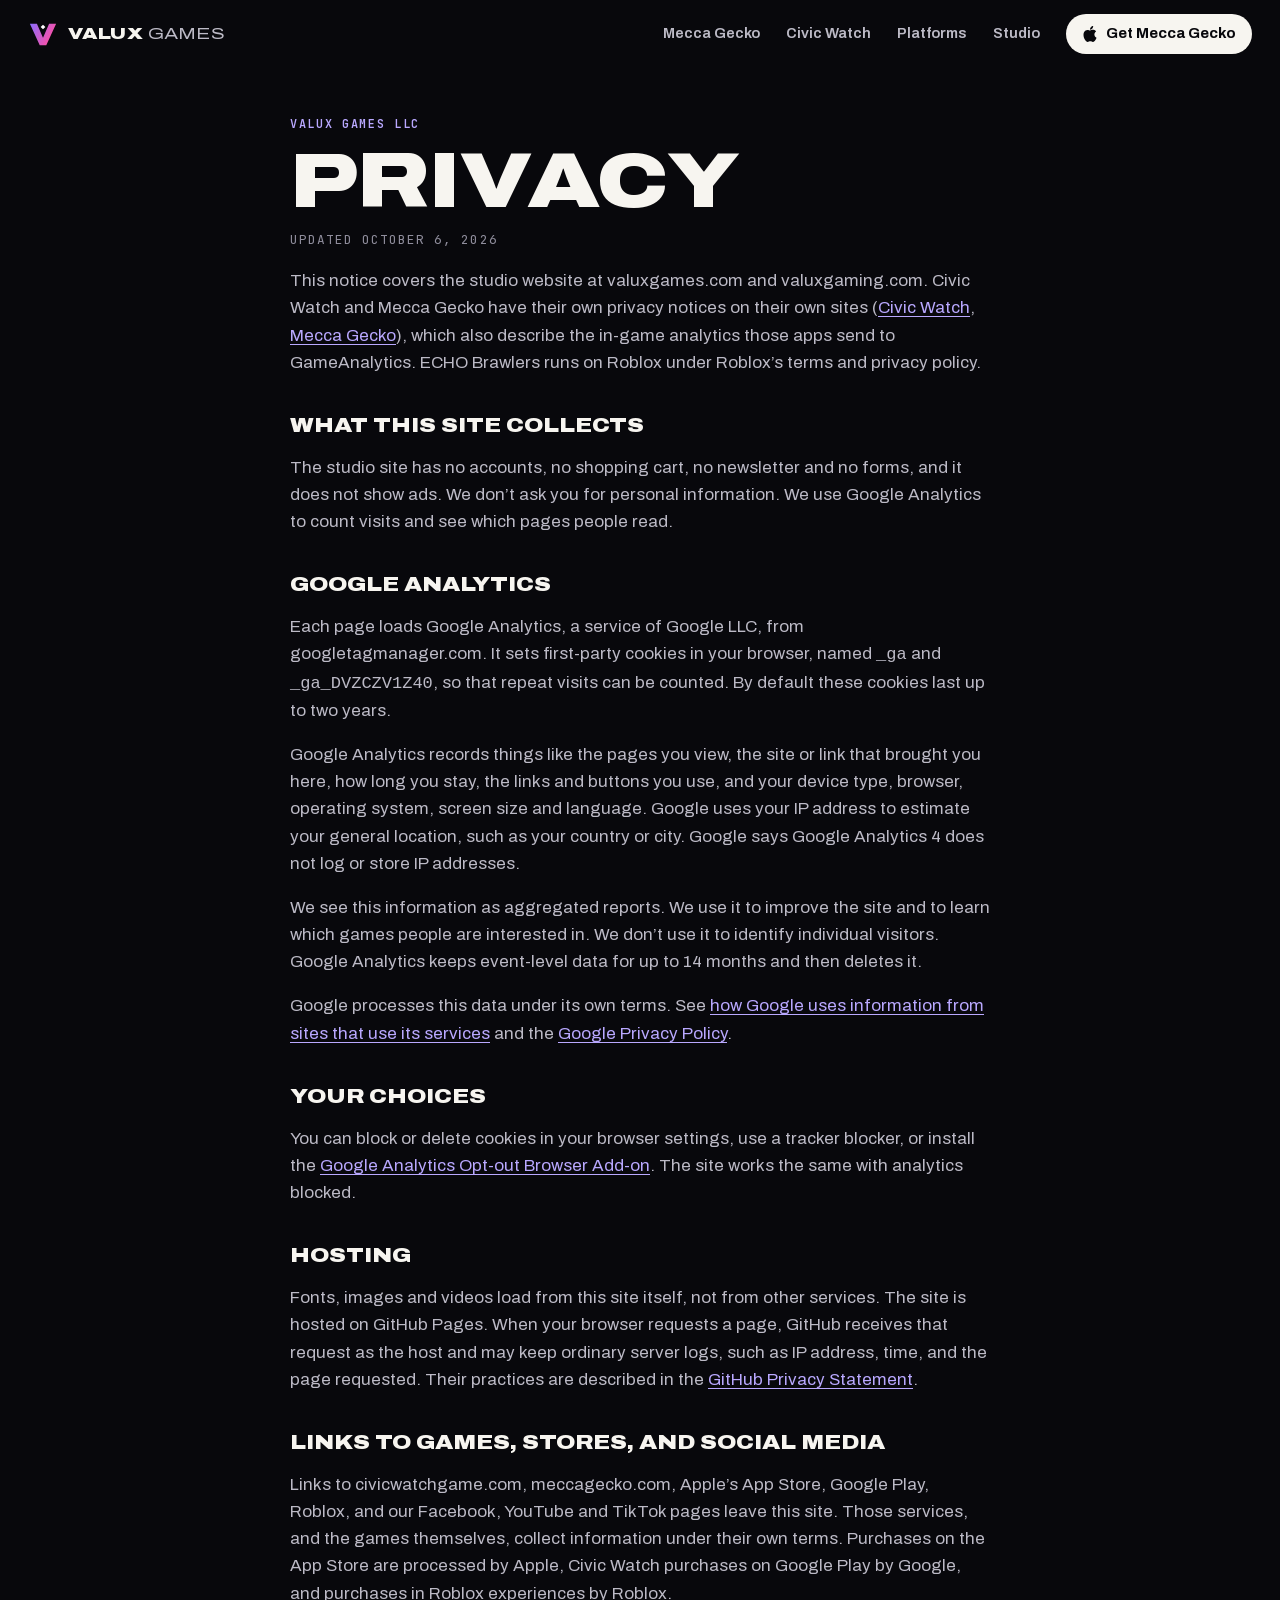
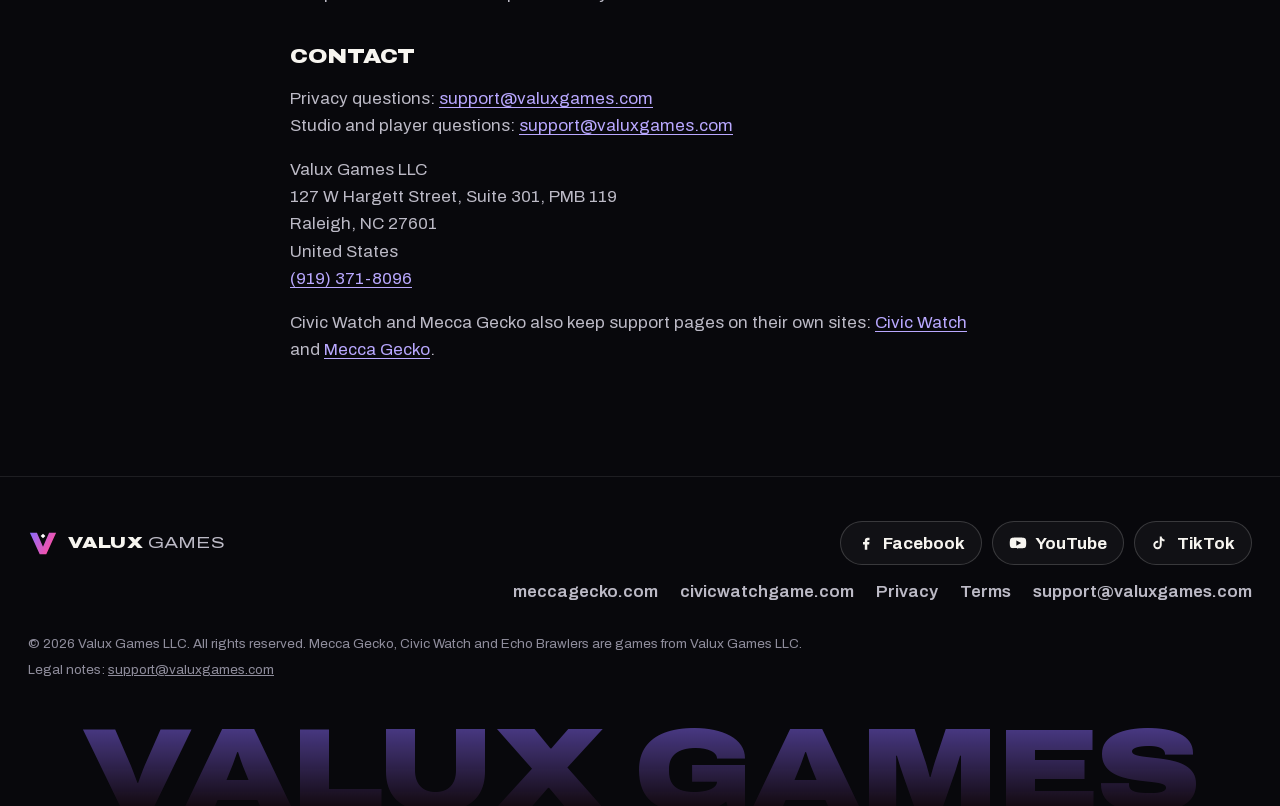
<file: privacy.html>
<!DOCTYPE html>
<html lang="en">
<head>
  <meta charset="utf-8">
  <!-- Google tag (gtag.js) -->
  <script async src="https://www.googletagmanager.com/gtag/js?id=G-DVZCZV1Z40"></script>
  <script>
    window.dataLayer = window.dataLayer || [];
    function gtag(){dataLayer.push(arguments);}
    gtag('js', new Date());

    gtag('config', 'G-DVZCZV1Z40');
  </script>
  <meta name="viewport" content="width=device-width, initial-scale=1">
  <meta name="theme-color" content="#08080c">
  <meta name="color-scheme" content="dark">
  <title>Privacy — Valux Games</title>
  <meta name="description" content="Privacy notice for the Valux Games LLC website at valuxgames.com, including how the site uses Google Analytics and how to opt out.">
  <link rel="canonical" href="https://valuxgames.com/privacy.html">
  <link rel="icon" href="favicon.svg" type="image/svg+xml">
  <link rel="icon" href="icon.png" type="image/png" sizes="32x32">
  <link rel="apple-touch-icon" href="apple-touch-icon.png">
  <link rel="stylesheet" href="css/site.css?v=20261005">
  <script>document.documentElement.classList.add("js")</script>
</head>
<body>
  <svg class="icon-sprite" aria-hidden="true" focusable="false">
    <defs>
      <linearGradient id="vx-grad" x1="0" y1="0" x2="1" y2=".45">
        <stop offset="0" stop-color="#8b6cff"/>
        <stop offset="1" stop-color="#ff4fa3"/>
      </linearGradient>
    </defs>
    <symbol id="i-valux" viewBox="0 0 64 64">
      <path d="M4 10h15l13 30 13-30h15L39 56H25z" fill="url(#vx-grad)"/>
      <path d="M32 12l5 5-5 5-5-5z" fill="#fff"/>
    </symbol>
    <symbol id="i-apple" viewBox="0 0 24 24">
      <path fill="currentColor" d="M12.152 6.896c-.948 0-2.415-1.078-3.96-1.04-2.04.027-3.91 1.183-4.961 3.014-2.117 3.675-.546 9.103 1.519 12.09 1.013 1.454 2.208 3.09 3.792 3.039 1.52-.065 2.09-.987 3.935-.987 1.831 0 2.35.987 3.96.948 1.637-.026 2.676-1.48 3.676-2.948 1.156-1.688 1.636-3.325 1.662-3.415-.039-.013-3.182-1.221-3.22-4.857-.026-3.04 2.48-4.494 2.597-4.559-1.429-2.09-3.623-2.324-4.39-2.376-2-.156-3.675 1.09-4.61 1.09zM15.53 3.83c.843-1.012 1.4-2.427 1.245-3.83-1.207.052-2.662.805-3.532 1.818-.78.896-1.454 2.338-1.273 3.714 1.338.104 2.715-.688 3.559-1.701"/>
    </symbol>
    <symbol id="i-facebook" viewBox="0 0 24 24">
      <path fill="currentColor" d="M14.2 8.4h2.5V5.1h-2.5C11.9 5.1 10.4 6.6 10.4 9v1.7H8v3.2h2.4V21h3.3v-7.1h2.5l.4-3.2h-2.9V9.2c0-.5.3-.8.8-.8z"/>
    </symbol>
    <symbol id="i-youtube" viewBox="0 0 24 24">
      <path fill="currentColor" d="M22.5 7.2a2.9 2.9 0 0 0-2-2C18.7 4.7 12 4.7 12 4.7s-6.7 0-8.5.5a2.9 2.9 0 0 0-2 2C1 9 1 12 1 12s0 3 .5 4.8a2.9 2.9 0 0 0 2 2c1.8.5 8.5.5 8.5.5s6.7 0 8.5-.5a2.9 2.9 0 0 0 2-2c.5-1.8.5-4.8.5-4.8s0-3-.5-4.8zM9.8 15.5V8.5l6.4 3.5-6.4 3.5z"/>
    </symbol>
    <symbol id="i-tiktok" viewBox="0 0 24 24">
      <path fill="currentColor" d="M14.2 3.2c.3 2.2 1.7 3.8 3.9 4.1v2.5a6.3 6.3 0 0 1-3.8-1.2v6.1a5.6 5.6 0 1 1-5.6-5.6c.3 0 .6 0 .9.1v2.6a3 3 0 1 0 2.1 2.9V3.2h2.5z"/>
    </symbol>
  </svg>

  <a class="skip-link" href="#main">Skip to content</a>

  <header class="site-header" data-header>
    <div class="wrap header-inner">
      <a class="brand" href="./" aria-label="Valux Games home">
        <svg class="brand-mark" aria-hidden="true"><use href="#i-valux"/></svg>
        <span class="brand-word">Valux <span>Games</span></span>
      </a>
      <button class="nav-toggle" type="button" aria-expanded="false" aria-controls="site-nav">
        <span class="nav-toggle-bars" aria-hidden="true"></span>
        <span class="nav-toggle-label">Menu</span>
      </button>
      <nav id="site-nav" class="site-nav" aria-label="Primary">
        <a href="./#mecca-gecko">Mecca Gecko</a>
        <a href="./#civic-watch">Civic Watch</a>
        <a href="./#platforms">Platforms</a>
        <a href="./#studio">Studio</a>
        <a class="nav-cta" href="https://apps.apple.com/us/app/mecca-gecko/id6801449754"><svg aria-hidden="true"><use href="#i-apple"/></svg>Get Mecca Gecko</a>
      </nav>
    </div>
  </header>
  <main id="main" class="page">
    <article class="wrap prose">
      <p class="hud">Valux Games LLC</p>
      <h1>Privacy</h1>
      <p class="updated">Updated October 6, 2026</p>
      <p>This notice covers the studio website at valuxgames.com and valuxgaming.com. Civic Watch and Mecca Gecko have their own privacy notices on their own sites (<a href="https://civicwatchgame.com/privacy.html">Civic Watch</a>, <a href="https://www.meccagecko.com/privacy.html">Mecca Gecko</a>), which also describe the in-game analytics those apps send to GameAnalytics. ECHO Brawlers runs on Roblox under Roblox’s terms and privacy policy.</p>
      <h2>What this site collects</h2>
      <p>The studio site has no accounts, no shopping cart, no newsletter and no forms, and it does not show ads. We don’t ask you for personal information. We use Google Analytics to count visits and see which pages people read.</p>
      <h2>Google Analytics</h2>
      <p>Each page loads Google Analytics, a service of Google LLC, from googletagmanager.com. It sets first-party cookies in your browser, named <code>_ga</code> and <code>_ga_DVZCZV1Z40</code>, so that repeat visits can be counted. By default these cookies last up to two years.</p>
      <p>Google Analytics records things like the pages you view, the site or link that brought you here, how long you stay, the links and buttons you use, and your device type, browser, operating system, screen size and language. Google uses your IP address to estimate your general location, such as your country or city. Google says Google Analytics 4 does not log or store IP addresses.</p>
      <p>We see this information as aggregated reports. We use it to improve the site and to learn which games people are interested in. We don’t use it to identify individual visitors. Google Analytics keeps event-level data for up to 14 months and then deletes it.</p>
      <p>Google processes this data under its own terms. See <a href="https://policies.google.com/technologies/partner-sites">how Google uses information from sites that use its services</a> and the <a href="https://policies.google.com/privacy">Google Privacy Policy</a>.</p>
      <h2>Your choices</h2>
      <p>You can block or delete cookies in your browser settings, use a tracker blocker, or install the <a href="https://tools.google.com/dlpage/gaoptout">Google Analytics Opt-out Browser Add-on</a>. The site works the same with analytics blocked.</p>
      <h2>Hosting</h2>
      <p>Fonts, images and videos load from this site itself, not from other services. The site is hosted on GitHub Pages. When your browser requests a page, GitHub receives that request as the host and may keep ordinary server logs, such as IP address, time, and the page requested. Their practices are described in the <a href="https://docs.github.com/en/site-policy/privacy-policies/github-privacy-statement">GitHub Privacy Statement</a>.</p>
      <h2>Links to games, stores, and social media</h2>
      <p>Links to civicwatchgame.com, meccagecko.com, Apple’s App Store, Google Play, Roblox, and our Facebook, YouTube and TikTok pages leave this site. Those services, and the games themselves, collect information under their own terms. Purchases on the App Store are processed by Apple, Civic Watch purchases on Google Play by Google, and purchases in Roblox experiences by Roblox.</p>
      <h2>Contact</h2>
      <p>Privacy questions: <a href="mailto:support@valuxgames.com">support@valuxgames.com</a><br>
      Studio and player questions: <a href="mailto:support@valuxgames.com">support@valuxgames.com</a></p>
      <p>Valux Games LLC<br>127 W Hargett Street, Suite 301, PMB 119<br>Raleigh, NC 27601<br>United States<br><a href="tel:+19193718096">(919) 371-8096</a></p>
      <p>Civic Watch and Mecca Gecko also keep support pages on their own sites: <a href="https://civicwatchgame.com/support.html">Civic Watch</a> and <a href="https://www.meccagecko.com/support.html">Mecca Gecko</a>.</p>
    </article>
  </main>

  <footer class="site-footer">
    <div class="wrap footer-top">
      <a class="brand" href="./" aria-label="Valux Games home">
        <svg class="brand-mark" aria-hidden="true"><use href="#i-valux"/></svg>
        <span class="brand-word">Valux <span>Games</span></span>
      </a>
      <div class="footer-meta">
        <nav class="social-links" aria-label="Social">
          <a href="https://www.facebook.com/valuxgames"><svg aria-hidden="true"><use href="#i-facebook"/></svg>Facebook</a>
          <a href="https://www.youtube.com/@ValuxGames"><svg aria-hidden="true"><use href="#i-youtube"/></svg>YouTube</a>
          <a href="https://www.tiktok.com/@valuxgamesofficial"><svg aria-hidden="true"><use href="#i-tiktok"/></svg>TikTok</a>
        </nav>
        <nav class="footer-nav" aria-label="Footer">
          <a href="https://www.meccagecko.com/">meccagecko.com</a>
          <a href="https://civicwatchgame.com/">civicwatchgame.com</a>
          <a href="privacy.html">Privacy</a>
          <a href="terms.html">Terms</a>
          <a href="mailto:support@valuxgames.com">support@valuxgames.com</a>
        </nav>
      </div>
    </div>
    <div class="wrap footer-bottom">
      <p>© 2026 Valux Games LLC. All rights reserved. Mecca Gecko, Civic Watch and Echo Brawlers are games from Valux Games LLC.</p>
      <p>Legal notes: <a href="mailto:support@valuxgames.com">support@valuxgames.com</a></p>
    </div>
    <p class="footer-giant" aria-hidden="true">Valux Games</p>
  </footer>
  <script src="js/site.js?v=20260930" defer></script>
</body>
</html>
</file>
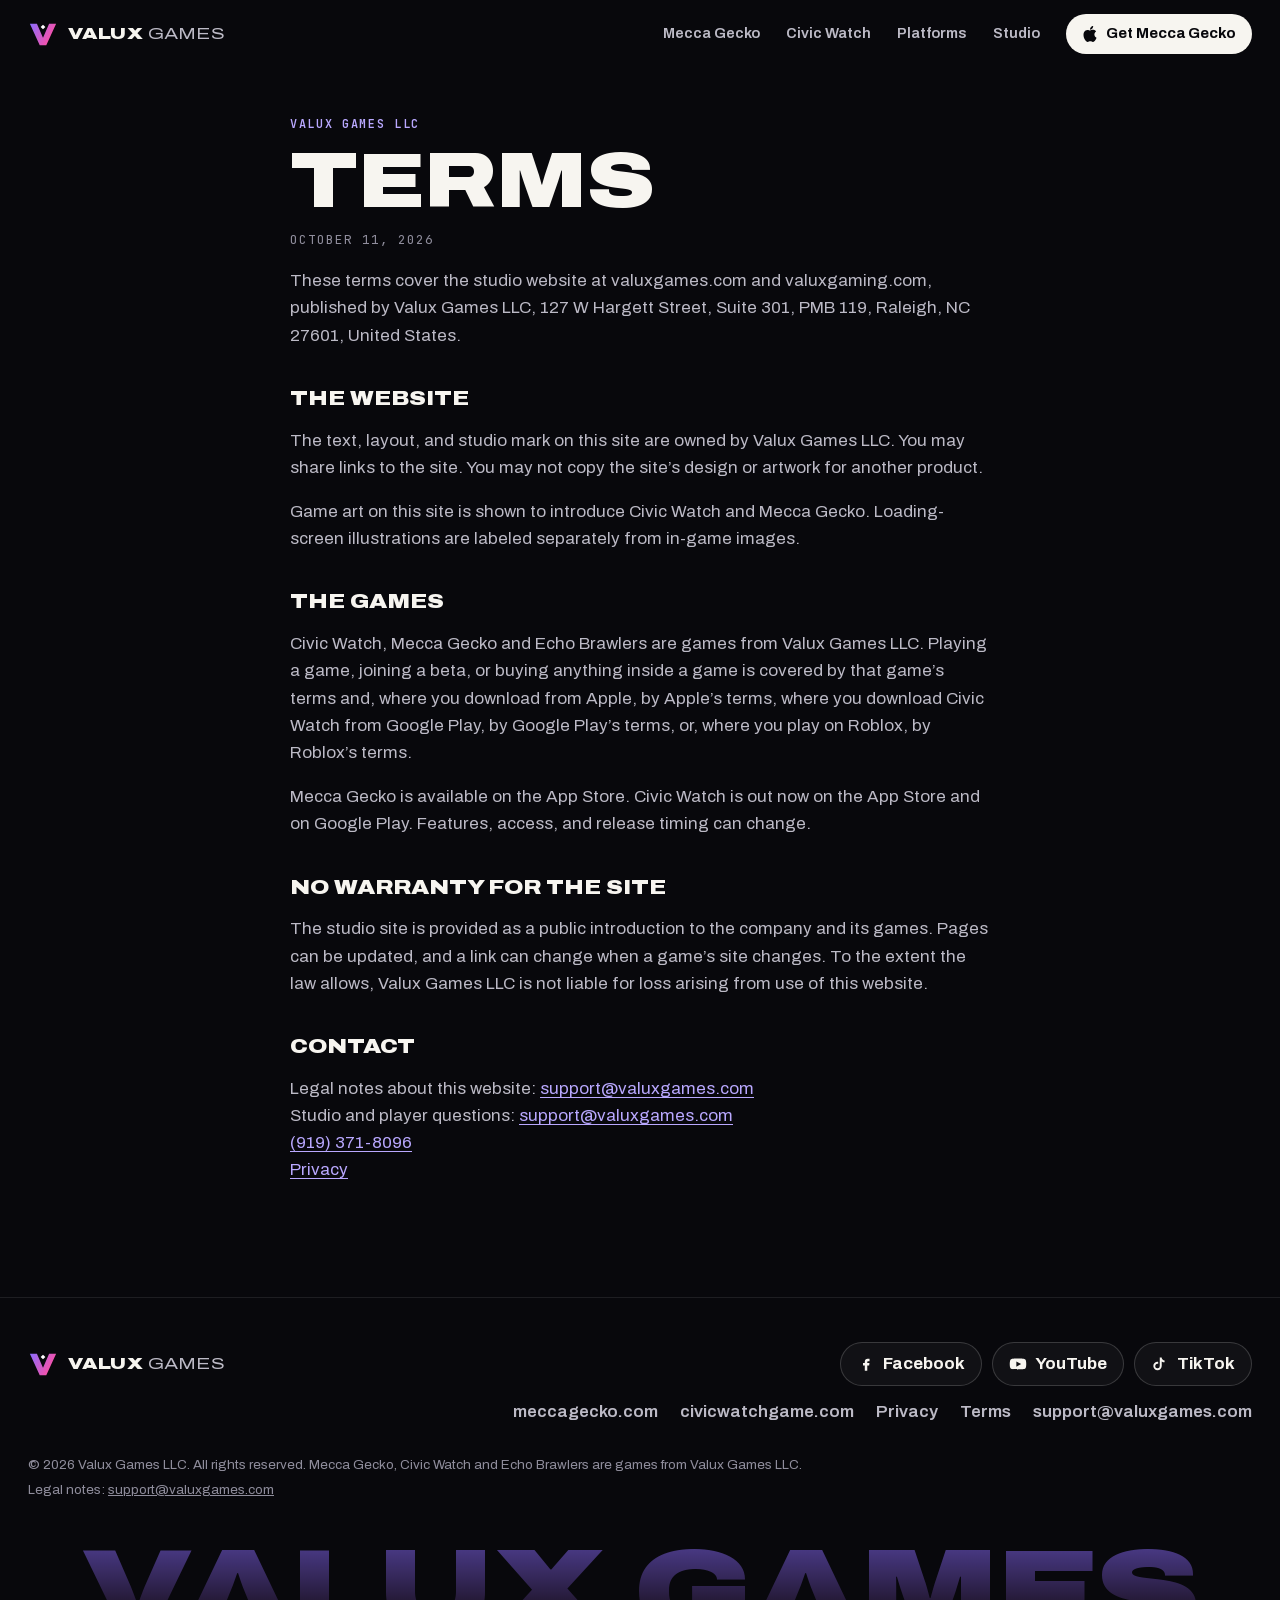
<file: terms.html>
<!DOCTYPE html>
<html lang="en">
<head>
  <meta charset="utf-8">
  <!-- Google tag (gtag.js) -->
  <script async src="https://www.googletagmanager.com/gtag/js?id=G-DVZCZV1Z40"></script>
  <script>
    window.dataLayer = window.dataLayer || [];
    function gtag(){dataLayer.push(arguments);}
    gtag('js', new Date());

    gtag('config', 'G-DVZCZV1Z40');
  </script>
  <meta name="viewport" content="width=device-width, initial-scale=1">
  <meta name="theme-color" content="#08080c">
  <meta name="color-scheme" content="dark">
  <title>Terms — Valux Games</title>
  <meta name="description" content="Terms for the Valux Games LLC website. Gameplay, betas, and purchases are covered by each game’s own terms.">
  <link rel="canonical" href="https://valuxgames.com/terms.html">
  <link rel="icon" href="favicon.svg" type="image/svg+xml">
  <link rel="icon" href="icon.png" type="image/png" sizes="32x32">
  <link rel="apple-touch-icon" href="apple-touch-icon.png">
  <link rel="stylesheet" href="css/site.css?v=20261005">
  <script>document.documentElement.classList.add("js")</script>
</head>
<body>
  <svg class="icon-sprite" aria-hidden="true" focusable="false">
    <defs>
      <linearGradient id="vx-grad" x1="0" y1="0" x2="1" y2=".45">
        <stop offset="0" stop-color="#8b6cff"/>
        <stop offset="1" stop-color="#ff4fa3"/>
      </linearGradient>
    </defs>
    <symbol id="i-valux" viewBox="0 0 64 64">
      <path d="M4 10h15l13 30 13-30h15L39 56H25z" fill="url(#vx-grad)"/>
      <path d="M32 12l5 5-5 5-5-5z" fill="#fff"/>
    </symbol>
    <symbol id="i-apple" viewBox="0 0 24 24">
      <path fill="currentColor" d="M12.152 6.896c-.948 0-2.415-1.078-3.96-1.04-2.04.027-3.91 1.183-4.961 3.014-2.117 3.675-.546 9.103 1.519 12.09 1.013 1.454 2.208 3.09 3.792 3.039 1.52-.065 2.09-.987 3.935-.987 1.831 0 2.35.987 3.96.948 1.637-.026 2.676-1.48 3.676-2.948 1.156-1.688 1.636-3.325 1.662-3.415-.039-.013-3.182-1.221-3.22-4.857-.026-3.04 2.48-4.494 2.597-4.559-1.429-2.09-3.623-2.324-4.39-2.376-2-.156-3.675 1.09-4.61 1.09zM15.53 3.83c.843-1.012 1.4-2.427 1.245-3.83-1.207.052-2.662.805-3.532 1.818-.78.896-1.454 2.338-1.273 3.714 1.338.104 2.715-.688 3.559-1.701"/>
    </symbol>
    <symbol id="i-facebook" viewBox="0 0 24 24">
      <path fill="currentColor" d="M14.2 8.4h2.5V5.1h-2.5C11.9 5.1 10.4 6.6 10.4 9v1.7H8v3.2h2.4V21h3.3v-7.1h2.5l.4-3.2h-2.9V9.2c0-.5.3-.8.8-.8z"/>
    </symbol>
    <symbol id="i-youtube" viewBox="0 0 24 24">
      <path fill="currentColor" d="M22.5 7.2a2.9 2.9 0 0 0-2-2C18.7 4.7 12 4.7 12 4.7s-6.7 0-8.5.5a2.9 2.9 0 0 0-2 2C1 9 1 12 1 12s0 3 .5 4.8a2.9 2.9 0 0 0 2 2c1.8.5 8.5.5 8.5.5s6.7 0 8.5-.5a2.9 2.9 0 0 0 2-2c.5-1.8.5-4.8.5-4.8s0-3-.5-4.8zM9.8 15.5V8.5l6.4 3.5-6.4 3.5z"/>
    </symbol>
    <symbol id="i-tiktok" viewBox="0 0 24 24">
      <path fill="currentColor" d="M14.2 3.2c.3 2.2 1.7 3.8 3.9 4.1v2.5a6.3 6.3 0 0 1-3.8-1.2v6.1a5.6 5.6 0 1 1-5.6-5.6c.3 0 .6 0 .9.1v2.6a3 3 0 1 0 2.1 2.9V3.2h2.5z"/>
    </symbol>
  </svg>

  <a class="skip-link" href="#main">Skip to content</a>

  <header class="site-header" data-header>
    <div class="wrap header-inner">
      <a class="brand" href="./" aria-label="Valux Games home">
        <svg class="brand-mark" aria-hidden="true"><use href="#i-valux"/></svg>
        <span class="brand-word">Valux <span>Games</span></span>
      </a>
      <button class="nav-toggle" type="button" aria-expanded="false" aria-controls="site-nav">
        <span class="nav-toggle-bars" aria-hidden="true"></span>
        <span class="nav-toggle-label">Menu</span>
      </button>
      <nav id="site-nav" class="site-nav" aria-label="Primary">
        <a href="./#mecca-gecko">Mecca Gecko</a>
        <a href="./#civic-watch">Civic Watch</a>
        <a href="./#platforms">Platforms</a>
        <a href="./#studio">Studio</a>
        <a class="nav-cta" href="https://apps.apple.com/us/app/mecca-gecko/id6801449754"><svg aria-hidden="true"><use href="#i-apple"/></svg>Get Mecca Gecko</a>
      </nav>
    </div>
  </header>
  <main id="main" class="page">
    <article class="wrap prose">
      <p class="hud">Valux Games LLC</p>
      <h1>Terms</h1>
      <p class="updated">October 11, 2026</p>
      <p>These terms cover the studio website at valuxgames.com and valuxgaming.com, published by Valux Games LLC, 127 W Hargett Street, Suite 301, PMB 119, Raleigh, NC 27601, United States.</p>
      <h2>The website</h2>
      <p>The text, layout, and studio mark on this site are owned by Valux Games LLC. You may share links to the site. You may not copy the site’s design or artwork for another product.</p>
      <p>Game art on this site is shown to introduce Civic Watch and Mecca Gecko. Loading-screen illustrations are labeled separately from in-game images.</p>
      <h2>The games</h2>
      <p>Civic Watch, Mecca Gecko and Echo Brawlers are games from Valux Games LLC. Playing a game, joining a beta, or buying anything inside a game is covered by that game’s terms and, where you download from Apple, by Apple’s terms, where you download Civic Watch from Google Play, by Google Play’s terms, or, where you play on Roblox, by Roblox’s terms.</p>
      <p>Mecca Gecko is available on the App Store. Civic Watch is out now on the App Store and on Google Play. Features, access, and release timing can change.</p>
      <h2>No warranty for the site</h2>
      <p>The studio site is provided as a public introduction to the company and its games. Pages can be updated, and a link can change when a game’s site changes. To the extent the law allows, Valux Games LLC is not liable for loss arising from use of this website.</p>
      <h2>Contact</h2>
      <p>Legal notes about this website: <a href="mailto:support@valuxgames.com">support@valuxgames.com</a><br>
      Studio and player questions: <a href="mailto:support@valuxgames.com">support@valuxgames.com</a><br>
      <a href="tel:+19193718096">(919) 371-8096</a><br>
      <a href="privacy.html">Privacy</a></p>
    </article>
  </main>

  <footer class="site-footer">
    <div class="wrap footer-top">
      <a class="brand" href="./" aria-label="Valux Games home">
        <svg class="brand-mark" aria-hidden="true"><use href="#i-valux"/></svg>
        <span class="brand-word">Valux <span>Games</span></span>
      </a>
      <div class="footer-meta">
        <nav class="social-links" aria-label="Social">
          <a href="https://www.facebook.com/valuxgames"><svg aria-hidden="true"><use href="#i-facebook"/></svg>Facebook</a>
          <a href="https://www.youtube.com/@ValuxGames"><svg aria-hidden="true"><use href="#i-youtube"/></svg>YouTube</a>
          <a href="https://www.tiktok.com/@valuxgamesofficial"><svg aria-hidden="true"><use href="#i-tiktok"/></svg>TikTok</a>
        </nav>
        <nav class="footer-nav" aria-label="Footer">
          <a href="https://www.meccagecko.com/">meccagecko.com</a>
          <a href="https://civicwatchgame.com/">civicwatchgame.com</a>
          <a href="privacy.html">Privacy</a>
          <a href="terms.html">Terms</a>
          <a href="mailto:support@valuxgames.com">support@valuxgames.com</a>
        </nav>
      </div>
    </div>
    <div class="wrap footer-bottom">
      <p>© 2026 Valux Games LLC. All rights reserved. Mecca Gecko, Civic Watch and Echo Brawlers are games from Valux Games LLC.</p>
      <p>Legal notes: <a href="mailto:support@valuxgames.com">support@valuxgames.com</a></p>
    </div>
    <p class="footer-giant" aria-hidden="true">Valux Games</p>
  </footer>
  <script src="js/site.js?v=20260930" defer></script>
</body>
</html>
</file>
<file: css/site.css>
@font-face {
  font-family: "Archivo";
  src: url("../assets/fonts/archivo-var.woff2") format("woff2");
  font-weight: 100 900;
  font-stretch: 62% 125%;
  font-style: normal;
  font-display: swap;
}

@font-face {
  font-family: "JetBrains Mono";
  src: url("../assets/fonts/jetbrains-mono-var.woff2") format("woff2");
  font-weight: 400 800;
  font-style: normal;
  font-display: swap;
}

:root {
  --ink: #08080c;
  --ink-2: #0f0f16;
  --ink-3: #16161f;
  --line: rgba(255, 255, 255, 0.09);
  --line-2: rgba(255, 255, 255, 0.17);
  --text: #f7f5f0;
  --muted: #bcbac6;
  --faint: #8f8d9c;
  --violet: #8b6cff;
  --violet-soft: #b9a8ff;
  --pink: #ff4fa3;
  --grad: linear-gradient(100deg, var(--violet) 0%, var(--pink) 100%);

  --mg-bg: #1b0d31;
  --mg-card: #221338;
  --mg-text: #ddd5ee;
  --mg-pink: #ff4fae;
  --mg-cyan: #45d6ff;
  --mg-lime: #b6f24a;
  --mg-yellow: #ffd23f;

  --cw-bg: #070f16;
  --cw-panel: #0d1922;
  --cw-line: #22323d;
  --cw-text: #c4cdd2;
  --cw-gold: #e2bd6f;
  --cw-red: #ff4b3e;
  --cw-toxic: #a4ff5e;

  --display: "Archivo", "Arial Black", "Helvetica Neue", Arial, sans-serif;
  --sans: "Archivo", "Helvetica Neue", Arial, sans-serif;
  --mono: "JetBrains Mono", ui-monospace, "SF Mono", Menlo, Consolas, monospace;
  --ease: cubic-bezier(0.2, 0.7, 0.2, 1);
  --header: 68px;
  --gutter: 16px;
  --section: 96px;
}

*,
*::before,
*::after {
  box-sizing: border-box;
}

html {
  scroll-behavior: smooth;
  scroll-padding-top: calc(var(--header) + 12px);
  overflow-x: clip;
  -webkit-text-size-adjust: 100%;
}

body {
  margin: 0;
  background: var(--ink);
  color: var(--text);
  font-family: var(--sans);
  font-size: 1.0625rem;
  line-height: 1.6;
  -webkit-font-smoothing: antialiased;
  -moz-osx-font-smoothing: grayscale;
  overflow-x: clip;
}

img,
video {
  max-width: 100%;
}

img {
  height: auto;
}

a {
  color: inherit;
}

:focus-visible {
  outline: 3px solid var(--violet-soft);
  outline-offset: 3px;
}

::selection {
  background: var(--violet);
  color: #fff;
}

.skip-link {
  position: absolute;
  left: 12px;
  top: -60px;
  z-index: 100;
  background: #fff;
  color: #111;
  padding: 10px 14px;
  border-radius: 10px;
  font-weight: 700;
}

.skip-link:focus {
  top: 12px;
}

.sr-only {
  position: absolute;
  width: 1px;
  height: 1px;
  padding: 0;
  margin: -1px;
  overflow: hidden;
  clip: rect(0, 0, 0, 0);
  white-space: nowrap;
  border: 0;
}

.icon-sprite {
  position: absolute;
  width: 0;
  height: 0;
  overflow: hidden;
}

.wrap {
  width: min(1320px, calc(100% - var(--gutter) * 2));
  margin-inline: auto;
}

/* Type */

.display,
.h2,
.h3 {
  font-family: var(--display);
  font-weight: 900;
  font-stretch: 125%;
  text-transform: uppercase;
  line-height: 0.9;
  letter-spacing: -0.015em;
}

.h2 {
  margin: 0;
  font-size: clamp(2.3rem, 6.4vw, 5rem);
}

.h3 {
  margin: 0;
  font-size: clamp(1.9rem, 4.6vw, 3.4rem);
}

.hud {
  margin: 0;
  font-family: var(--mono);
  font-size: 0.74rem;
  font-weight: 600;
  letter-spacing: 0.14em;
  line-height: 1.4;
  text-transform: uppercase;
  color: var(--faint);
}

.grad-text {
  background: var(--grad);
  -webkit-background-clip: text;
  background-clip: text;
  color: transparent;
  -webkit-box-decoration-break: clone;
  box-decoration-break: clone;
}

.note {
  margin: 0;
  color: var(--muted);
  max-width: 46ch;
}

.fine {
  margin: 16px 0 0;
  font-size: 0.86rem;
  color: var(--faint);
}

.fine a {
  color: var(--text);
  font-weight: 600;
  text-underline-offset: 3px;
}

.section-head {
  display: grid;
  gap: 16px;
  margin-bottom: 30px;
}

.section-head .hud {
  margin-bottom: 12px;
}

.dot {
  display: inline-block;
  flex: none;
  width: 8px;
  height: 8px;
  border-radius: 50%;
  background: var(--mg-lime);
  box-shadow: 0 0 0 4px rgba(182, 242, 74, 0.16);
}

.dot-beta {
  background: var(--cw-gold);
  box-shadow: 0 0 0 4px rgba(226, 189, 111, 0.16);
}

/* Buttons */

.btn {
  display: inline-flex;
  align-items: center;
  justify-content: center;
  gap: 9px;
  min-height: 48px;
  padding: 0 20px;
  border: 1px solid transparent;
  border-radius: 999px;
  font-family: var(--sans);
  font-size: 0.98rem;
  font-weight: 700;
  line-height: 1;
  text-decoration: none;
  white-space: nowrap;
  transition: transform 0.2s var(--ease), background-color 0.2s, border-color 0.2s, box-shadow 0.2s;
}

.btn:hover {
  transform: translateY(-2px);
}

.btn svg {
  width: 18px;
  height: 18px;
  flex: none;
}

.btn-light {
  background: var(--text);
  color: var(--ink);
}

.btn-light:hover {
  box-shadow: 0 10px 30px rgba(255, 255, 255, 0.18);
}

.btn-gold {
  background: var(--cw-gold);
  color: #1d1405;
}

.btn-gold:hover {
  box-shadow: 0 10px 30px rgba(226, 189, 111, 0.3);
}

.btn-ghost {
  border-color: rgba(255, 255, 255, 0.36);
  background: rgba(8, 8, 12, 0.4);
  color: var(--text);
  -webkit-backdrop-filter: blur(8px);
  backdrop-filter: blur(8px);
}

.btn-ghost:hover {
  border-color: #fff;
}

.store-row {
  display: flex;
  flex-wrap: wrap;
  align-items: center;
  gap: 12px;
}

.store-btn {
  display: inline-flex;
  align-items: center;
  gap: 11px;
  min-height: 56px;
  padding: 0 20px 0 15px;
  border: 1px solid rgba(255, 255, 255, 0.3);
  border-radius: 14px;
  background: #000;
  color: #fff;
  text-decoration: none;
  transition: transform 0.2s var(--ease), border-color 0.2s;
}

a.store-btn:hover {
  transform: translateY(-2px);
  border-color: #fff;
}

.store-btn svg {
  width: 25px;
  height: 25px;
  flex: none;
}

.store-btn span {
  display: flex;
  flex-direction: column;
  font-size: 1.14rem;
  font-weight: 700;
  line-height: 1.05;
  letter-spacing: -0.01em;
}

.store-btn small {
  font-size: 0.68rem;
  font-weight: 500;
  letter-spacing: 0.02em;
  opacity: 0.85;
}

.store-btn.is-soon {
  border-style: dashed;
  border-color: rgba(255, 255, 255, 0.28);
  background: transparent;
  color: var(--muted);
}

.text-link {
  display: inline-flex;
  align-items: center;
  gap: 6px;
  min-height: 44px;
  font-weight: 700;
  text-underline-offset: 4px;
}

.text-link svg {
  width: 16px;
  height: 16px;
}

.tag {
  display: inline-flex;
  align-items: center;
  gap: 6px;
  padding: 7px 10px;
  border-radius: 8px;
  font-family: var(--mono);
  font-size: 0.72rem;
  font-weight: 700;
  letter-spacing: 0.12em;
  line-height: 1;
  text-transform: uppercase;
}

.tag-live {
  background: var(--mg-lime);
  color: #11210a;
}

.tag-beta {
  background: var(--cw-gold);
  color: #1d1405;
}

.art-note {
  position: absolute;
  z-index: 3;
  padding: 5px 8px;
  border-radius: 6px;
  background: rgba(8, 8, 12, 0.72);
  color: rgba(255, 255, 255, 0.86);
  font-family: var(--mono);
  font-size: 0.62rem;
  font-weight: 600;
  letter-spacing: 0.1em;
  line-height: 1.2;
  text-transform: uppercase;
  -webkit-backdrop-filter: blur(6px);
  backdrop-filter: blur(6px);
}

.motion-btn {
  display: inline-flex;
  align-items: center;
  gap: 8px;
  min-height: 40px;
  padding: 0 14px;
  border: 1px solid var(--line-2);
  border-radius: 999px;
  background: rgba(8, 8, 12, 0.55);
  color: var(--text);
  font-family: var(--mono);
  font-size: 0.7rem;
  font-weight: 700;
  letter-spacing: 0.12em;
  text-transform: uppercase;
  cursor: pointer;
  -webkit-backdrop-filter: blur(8px);
  backdrop-filter: blur(8px);
}

.motion-btn:hover {
  border-color: #fff;
}

/* Header */

.site-header {
  position: fixed;
  inset: 0 0 auto;
  z-index: 50;
  border-bottom: 1px solid transparent;
  transition: background-color 0.3s, border-color 0.3s;
}

.site-header.is-scrolled,
.site-header.is-open {
  background: rgba(8, 8, 12, 0.84);
  border-bottom-color: var(--line);
  -webkit-backdrop-filter: saturate(1.4) blur(18px);
  backdrop-filter: saturate(1.4) blur(18px);
}

.header-inner {
  min-height: var(--header);
  display: flex;
  align-items: center;
  justify-content: space-between;
  gap: 16px;
}

.brand {
  display: inline-flex;
  align-items: center;
  gap: 10px;
  min-height: 44px;
  text-decoration: none;
}

.brand-mark {
  width: 30px;
  height: 30px;
  flex: none;
}

.brand-word {
  font-family: var(--display);
  font-size: 1.02rem;
  font-weight: 900;
  font-stretch: 125%;
  letter-spacing: 0.01em;
  text-transform: uppercase;
}

.brand-word span {
  font-weight: 400;
  color: var(--muted);
}

.site-nav {
  display: flex;
  align-items: center;
  gap: 26px;
}

.site-nav a {
  font-size: 0.93rem;
  font-weight: 600;
  text-decoration: none;
  color: var(--muted);
  transition: color 0.2s;
}

.site-nav a:hover {
  color: var(--text);
}

.site-nav .nav-cta {
  display: inline-flex;
  align-items: center;
  gap: 8px;
  min-height: 40px;
  padding: 0 16px;
  border-radius: 999px;
  background: var(--text);
  color: var(--ink);
  font-weight: 700;
}

.site-nav .nav-cta:hover {
  color: var(--ink);
  background: #fff;
}

.nav-cta svg {
  width: 16px;
  height: 16px;
}

.nav-toggle {
  display: none;
  align-items: center;
  gap: 10px;
  min-height: 44px;
  padding: 0 16px;
  border: 1px solid var(--line-2);
  border-radius: 999px;
  background: rgba(8, 8, 12, 0.5);
  color: var(--text);
  font: inherit;
  font-size: 0.9rem;
  font-weight: 700;
  cursor: pointer;
}

.nav-toggle-bars,
.nav-toggle-bars::before {
  display: block;
  width: 16px;
  height: 2px;
  border-radius: 2px;
  background: currentColor;
  transition: transform 0.25s var(--ease);
}

.nav-toggle-bars {
  position: relative;
  transform: translateY(-3px);
}

.nav-toggle-bars::before {
  content: "";
  position: absolute;
  top: 6px;
}

.nav-toggle[aria-expanded="true"] .nav-toggle-bars {
  transform: translateY(0) rotate(45deg);
}

.nav-toggle[aria-expanded="true"] .nav-toggle-bars::before {
  transform: translateY(-6px) rotate(-90deg);
}

/* Hero */

.hero {
  position: relative;
  isolation: isolate;
  padding: calc(var(--header) + 32px) 0 36px;
}

.hero::before,
.hero::after {
  content: "";
  position: absolute;
  inset: 0;
  z-index: -1;
  pointer-events: none;
}

.hero::before {
  background:
    radial-gradient(55% 45% at 10% 0%, rgba(139, 108, 255, 0.3), transparent 70%),
    radial-gradient(45% 40% at 95% 6%, rgba(255, 79, 163, 0.2), transparent 70%);
}

.hero::after {
  background-image: radial-gradient(rgba(255, 255, 255, 0.08) 1px, transparent 1.4px);
  background-size: 24px 24px;
  -webkit-mask-image: linear-gradient(to bottom, #000, transparent 62%);
  mask-image: linear-gradient(to bottom, #000, transparent 62%);
}

.hero-hud {
  display: flex;
  flex-wrap: wrap;
  align-items: center;
  gap: 8px 12px;
  margin-bottom: 20px;
  color: var(--muted);
}

.hero-hud .sep {
  color: rgba(255, 255, 255, 0.25);
}

@media (max-width: 479px) {
  .hero-hud .sm-hide {
    display: none;
  }
}

.hero-title {
  margin: 0;
  font-size: clamp(2.7rem, 12.4vw, 7.4rem);
  line-height: 0.88;
}

.hero-sub {
  display: grid;
  gap: 22px;
  margin-top: 24px;
}

.lede {
  margin: 0;
  max-width: 54ch;
  color: var(--muted);
  font-size: clamp(1.05rem, 1.35vw, 1.2rem);
}

.lede strong {
  color: var(--text);
  font-weight: 700;
}

.platform-chips {
  display: flex;
  flex-wrap: wrap;
  gap: 8px;
  margin: 0;
  padding: 0;
  list-style: none;
}

.platform-chips li {
  display: inline-flex;
  align-items: center;
  gap: 8px;
  min-height: 40px;
  padding: 0 14px;
  border: 1px solid var(--line-2);
  border-radius: 999px;
  background: rgba(255, 255, 255, 0.03);
  font-size: 0.9rem;
  font-weight: 700;
}

.platform-chips svg {
  width: 17px;
  height: 17px;
  color: var(--muted);
}

.platform-chips small {
  padding: 3px 6px;
  border-radius: 6px;
  background: var(--grad);
  color: #fff;
  font-family: var(--mono);
  font-size: 0.6rem;
  font-weight: 700;
  letter-spacing: 0.12em;
  text-transform: uppercase;
}

.picks {
  display: grid;
  gap: 14px;
  margin-top: 34px;
}

.pick {
  --accent: var(--text);
  position: relative;
  isolation: isolate;
  overflow: hidden;
  display: flex;
  flex-direction: column;
  justify-content: space-between;
  min-height: min(132vw, 560px);
  padding: 18px;
  border: 1px solid var(--line);
  border-radius: 26px;
  background: var(--ink-3);
}

.pick-mecca {
  --accent: var(--mg-lime);
}

.pick-civic {
  --accent: var(--cw-gold);
}

.pick-art {
  position: absolute;
  inset: 0;
  z-index: -2;
  width: 100%;
  height: 100%;
  object-fit: cover;
  transition: transform 1.4s var(--ease);
}

.pick-mecca .pick-art {
  object-position: 46% 50%;
}

.pick-civic .pick-art {
  object-position: 34% 50%;
}

.pick::before {
  content: "";
  position: absolute;
  inset: 0;
  z-index: -1;
  background: linear-gradient(to top, rgba(8, 8, 12, 0.97) 0%, rgba(8, 8, 12, 0.78) 28%, rgba(8, 8, 12, 0.05) 60%, rgba(8, 8, 12, 0.4) 100%);
}

.pick:hover .pick-art {
  transform: scale(1.05);
}

.pick-corners {
  --l: 26px;
  --w: 3px;
  position: absolute;
  inset: 12px;
  pointer-events: none;
  background:
    linear-gradient(var(--accent), var(--accent)) top left / var(--l) var(--w),
    linear-gradient(var(--accent), var(--accent)) top left / var(--w) var(--l),
    linear-gradient(var(--accent), var(--accent)) top right / var(--l) var(--w),
    linear-gradient(var(--accent), var(--accent)) top right / var(--w) var(--l),
    linear-gradient(var(--accent), var(--accent)) bottom left / var(--l) var(--w),
    linear-gradient(var(--accent), var(--accent)) bottom left / var(--w) var(--l),
    linear-gradient(var(--accent), var(--accent)) bottom right / var(--l) var(--w),
    linear-gradient(var(--accent), var(--accent)) bottom right / var(--w) var(--l);
  background-repeat: no-repeat;
  opacity: 0;
  transform: scale(1.05);
  transition: opacity 0.3s, transform 0.5s var(--ease);
}

.pick:hover .pick-corners,
.pick:focus-within .pick-corners {
  opacity: 1;
  transform: scale(1);
}

.pick-top {
  display: flex;
  flex-wrap: wrap;
  align-items: center;
  justify-content: space-between;
  gap: 8px;
}

.pick-top .hud {
  padding: 6px 9px;
  border-radius: 8px;
  background: rgba(8, 8, 12, 0.55);
  color: rgba(255, 255, 255, 0.88);
  -webkit-backdrop-filter: blur(6px);
  backdrop-filter: blur(6px);
}

.pick-title {
  margin: 0;
}

.pick-title img {
  display: block;
  width: clamp(190px, 58vw, 300px);
  filter: drop-shadow(0 12px 28px rgba(0, 0, 0, 0.55));
}

.civic-mark {
  display: flex;
  align-items: center;
  gap: 14px;
  font-size: clamp(2.3rem, 11vw, 3.7rem);
  color: var(--cw-gold);
  text-shadow: 0 6px 30px rgba(0, 0, 0, 0.6);
}

.civic-mark svg {
  width: 0.95em;
  height: 0.95em;
  flex: none;
  filter: drop-shadow(0 6px 18px rgba(0, 0, 0, 0.5));
}

.pick-line {
  margin: 12px 0 18px;
  font-family: var(--display);
  font-size: 1.05rem;
  font-weight: 800;
  font-stretch: 112%;
  letter-spacing: 0.01em;
  text-transform: uppercase;
}

.pick-actions {
  display: flex;
  flex-wrap: wrap;
  gap: 10px;
}

.pick .art-note {
  right: 18px;
  bottom: 18px;
}

/* Ticker */

.ticker {
  overflow: hidden;
  padding: 30px 0;
  background: linear-gradient(to bottom, var(--ink) 50%, var(--mg-bg) 50%);
}

.ticker-band {
  margin-inline: -3%;
  background: var(--grad);
  transform: rotate(-1.8deg);
  box-shadow: 0 22px 50px rgba(139, 108, 255, 0.25);
}

.ticker-track {
  display: flex;
  width: max-content;
  animation: slide 42s linear infinite;
}

.ticker-group {
  display: flex;
  align-items: center;
}

.ticker-group span {
  padding: 15px 24px;
  color: #0b0612;
  font-family: var(--display);
  font-size: clamp(1.05rem, 2.2vw, 1.5rem);
  font-weight: 900;
  font-stretch: 125%;
  line-height: 1;
  text-transform: uppercase;
  white-space: nowrap;
}

.ticker-group b {
  color: #0b0612;
  font-size: 1rem;
}

@keyframes slide {
  to {
    transform: translateX(-50%);
  }
}

/* Game sections */

.game {
  position: relative;
  overflow: hidden;
  overflow: clip;
}

.game-copy {
  min-width: 0;
}

.game-id {
  display: flex;
  align-items: center;
  gap: 14px;
  margin-bottom: 24px;
}

.app-icon {
  width: 60px;
  height: 60px;
  flex: none;
  border-radius: 15px;
  box-shadow: 0 10px 26px rgba(0, 0, 0, 0.4), 0 0 0 1px rgba(255, 255, 255, 0.12);
}

.status {
  display: flex;
  align-items: center;
  gap: 9px;
  margin: 4px 0 0;
  font-weight: 700;
}

.game-text {
  margin: 0 0 26px;
  max-width: 52ch;
}

.stats {
  display: grid;
  grid-template-columns: repeat(2, minmax(0, 1fr));
  gap: 10px;
  margin: 0 0 28px;
}

.stats div {
  display: flex;
  flex-direction: column-reverse;
  justify-content: flex-end;
  gap: 7px;
  padding: 14px 14px 13px;
  border-radius: 14px;
}

.stats dd {
  margin: 0;
  font-family: var(--display);
  font-size: clamp(1.7rem, 2.6vw, 2.15rem);
  font-weight: 900;
  font-stretch: 125%;
  line-height: 0.95;
  text-transform: uppercase;
}

.stats dt {
  font-family: var(--mono);
  font-size: 0.66rem;
  font-weight: 600;
  letter-spacing: 0.1em;
  line-height: 1.35;
  text-transform: uppercase;
}

/* Mecca Gecko */

.game-mecca {
  padding: 80px 0 var(--section);
  background:
    radial-gradient(40% 32% at 6% 8%, rgba(255, 79, 174, 0.26), transparent 70%),
    radial-gradient(34% 28% at 96% 14%, rgba(69, 214, 255, 0.2), transparent 70%),
    radial-gradient(45% 30% at 55% 58%, rgba(139, 108, 255, 0.16), transparent 70%),
    radial-gradient(40% 25% at 10% 96%, rgba(182, 242, 74, 0.12), transparent 70%),
    var(--mg-bg);
  color: var(--text);
}

.game-mecca .game-text {
  color: var(--mg-text);
}

.game-intro {
  display: grid;
  gap: 56px;
  align-items: center;
}

.game-logo {
  margin: 0 0 4px;
}

.game-logo img {
  display: block;
  width: min(360px, 82%);
  filter: drop-shadow(0 14px 30px rgba(0, 0, 0, 0.45));
}

.slogan {
  margin: 10px 0 20px;
  font-size: clamp(2.1rem, 5vw, 3.5rem);
}

.c-pink {
  color: var(--mg-pink);
}

.c-cyan {
  color: var(--mg-cyan);
}

.c-lime {
  color: var(--mg-lime);
}

.game-mecca .stats div {
  background: rgba(255, 255, 255, 0.06);
  border: 1px solid rgba(255, 255, 255, 0.1);
}

.game-mecca .stats dt {
  color: rgba(255, 255, 255, 0.72);
}

.game-mecca .stats div:nth-child(1) dd {
  color: var(--mg-pink);
}

.game-mecca .stats div:nth-child(2) dd {
  color: var(--mg-cyan);
}

.game-mecca .stats div:nth-child(3) dd {
  color: var(--mg-lime);
}

.game-mecca .stats div:nth-child(4) dd {
  color: var(--mg-yellow);
}

.mecca-stage {
  position: relative;
  aspect-ratio: 1 / 0.9;
  width: 100%;
  max-width: 720px;
  margin-inline: auto;
}

.poster {
  position: absolute;
  margin: 0;
  overflow: hidden;
  border: 4px solid #fff;
  border-radius: 22px;
  background: #fff;
  box-shadow: 0 30px 60px rgba(8, 2, 20, 0.5);
}

.poster img {
  display: block;
  width: 100%;
  aspect-ratio: 16 / 9;
  object-fit: cover;
}

.poster-a {
  top: 2%;
  right: 0;
  z-index: 2;
  width: 80%;
  transform: rotate(2.5deg);
}

.poster-b {
  left: 0;
  bottom: 12%;
  z-index: 1;
  width: 60%;
  transform: rotate(-4.5deg);
}

.poster .art-note {
  left: 10px;
  bottom: 10px;
}

.dance-card {
  position: absolute;
  right: 3%;
  bottom: 0;
  z-index: 3;
  width: 46%;
  overflow: hidden;
  border: 4px solid var(--mg-lime);
  border-radius: 22px;
  background: var(--mg-card);
  box-shadow: 0 30px 60px rgba(8, 2, 20, 0.55);
  transform: rotate(-2deg);
}

.dance-card video {
  display: block;
  width: 100%;
  height: auto;
  aspect-ratio: 720 / 406;
  object-fit: cover;
}

.dance-card .motion-btn {
  position: absolute;
  right: 8px;
  bottom: 8px;
  min-height: 32px;
  padding: 0 10px;
  font-size: 0.6rem;
}

.sticker {
  position: absolute;
  top: -4%;
  left: 4%;
  z-index: 4;
  display: grid;
  place-items: center;
  width: clamp(78px, 20%, 118px);
  aspect-ratio: 1;
  border-radius: 50%;
  background: var(--mg-yellow);
  color: #2a1300;
  font-family: var(--display);
  font-size: clamp(0.72rem, 1.6vw, 0.98rem);
  font-weight: 900;
  font-stretch: 125%;
  line-height: 1;
  text-align: center;
  text-transform: uppercase;
  transform: rotate(-12deg);
  box-shadow: 0 12px 30px rgba(8, 2, 20, 0.4), inset 0 0 0 3px rgba(42, 19, 0, 0.12);
}

.roster {
  margin-top: 120px;
}

.roster-head {
  display: grid;
  gap: 18px;
  margin-bottom: 30px;
}

.roster-head .motion-btn {
  justify-self: start;
}

.roster-head p {
  margin: 0;
  max-width: 46ch;
  color: var(--mg-text);
}

.lane-label {
  display: flex;
  align-items: center;
  gap: 10px;
  margin-bottom: 12px;
  color: #fff;
}

.lane-label b {
  padding: 3px 7px;
  border-radius: 6px;
  background: rgba(255, 255, 255, 0.12);
}

.marquee {
  display: grid;
  gap: 26px;
}

.marquee-lane {
  overflow: hidden;
  -webkit-mask-image: linear-gradient(to right, transparent, #000 5%, #000 95%, transparent);
  mask-image: linear-gradient(to right, transparent, #000 5%, #000 95%, transparent);
}

.marquee-row {
  display: flex;
  width: max-content;
  animation: slide 70s linear infinite;
}

.lane-seekers .marquee-row {
  animation-duration: 44s;
  animation-direction: reverse;
}

.marquee-lane:hover .marquee-row,
.marquee.is-paused .marquee-row {
  animation-play-state: paused;
}

.marquee-list {
  display: flex;
  gap: 12px;
  margin: 0;
  padding: 0 12px 0 0;
  list-style: none;
}

.char {
  flex: none;
  width: 132px;
  text-align: center;
}

.char img {
  display: block;
  width: 100%;
  aspect-ratio: 1;
  padding: 8px;
  border: 1px solid rgba(255, 255, 255, 0.1);
  border-radius: 22px;
  background: radial-gradient(circle at 50% 38%, rgba(255, 79, 174, 0.34), rgba(255, 255, 255, 0.04) 68%);
  object-fit: contain;
  transition: transform 0.3s var(--ease);
}

.char:nth-child(4n + 2) img {
  background: radial-gradient(circle at 50% 38%, rgba(69, 214, 255, 0.34), rgba(255, 255, 255, 0.04) 68%);
}

.char:nth-child(4n + 3) img {
  background: radial-gradient(circle at 50% 38%, rgba(182, 242, 74, 0.3), rgba(255, 255, 255, 0.04) 68%);
}

.char:nth-child(4n + 4) img {
  background: radial-gradient(circle at 50% 38%, rgba(255, 210, 63, 0.32), rgba(255, 255, 255, 0.04) 68%);
}

.char:hover img {
  transform: translateY(-4px) rotate(-3deg);
}

.char span {
  display: block;
  margin-top: 8px;
  font-size: 0.82rem;
  font-weight: 700;
  line-height: 1.2;
}

.char em {
  display: inline-block;
  margin-left: 4px;
  padding: 1px 5px;
  border-radius: 5px;
  background: var(--mg-lime);
  color: #11210a;
  font-family: var(--mono);
  font-size: 0.56rem;
  font-style: normal;
  letter-spacing: 0.08em;
  vertical-align: 2px;
}

.roster .fine {
  margin-top: 22px;
}

.modes,
.maps {
  margin-top: 120px;
}

.mode-grid,
.map-grid,
.arena-grid,
.cast-grid {
  margin: 0;
  padding: 0;
  list-style: none;
}

.mode-grid {
  display: grid;
  gap: 14px;
}

.mode {
  --mode: var(--mg-pink);
  display: flex;
  flex-direction: column;
  overflow: hidden;
  border: 1px solid rgba(255, 255, 255, 0.1);
  border-radius: 22px;
  background: rgba(255, 255, 255, 0.05);
  transition: transform 0.3s var(--ease), border-color 0.3s;
}

.mode:hover {
  transform: translateY(-4px);
  border-color: var(--mode);
}

.mode-props {
  --mode: var(--mg-cyan);
}

.mode-rvb {
  --mode: #ff6a6a;
}

.mode-infection {
  --mode: var(--mg-lime);
}

.mode img {
  display: block;
  width: 100%;
  aspect-ratio: 16 / 10;
  object-fit: cover;
}

.mode-body {
  padding: 18px 20px 22px;
}

.mode .hud {
  display: flex;
  align-items: center;
  gap: 8px;
  color: var(--mode);
}

.mode .hud em {
  padding: 2px 6px;
  border-radius: 5px;
  background: var(--mode);
  color: #11210a;
  font-style: normal;
}

.mode h4 {
  margin: 8px 0;
  font-family: var(--display);
  font-size: 1.35rem;
  font-weight: 900;
  font-stretch: 118%;
  line-height: 1;
  text-transform: uppercase;
}

.mode p:last-child {
  margin: 0;
  color: var(--mg-text);
  font-size: 0.96rem;
}

.map-grid {
  display: grid;
  gap: 14px;
}

.map {
  position: relative;
  margin: 0;
  overflow: hidden;
  border-radius: 22px;
  background: var(--mg-card);
}

.map img {
  display: block;
  width: 100%;
  aspect-ratio: 4 / 3;
  object-fit: cover;
  transition: transform 1s var(--ease);
}

.map:hover img {
  transform: scale(1.06);
}

.map figcaption {
  position: absolute;
  inset: auto 0 0;
  padding: 80px 18px 16px;
  background: linear-gradient(to top, rgba(18, 8, 34, 0.96) 30%, rgba(18, 8, 34, 0.6) 65%, transparent);
}

.map strong {
  display: block;
  font-family: var(--display);
  font-size: 1.3rem;
  font-weight: 900;
  font-stretch: 118%;
  line-height: 1;
  text-transform: uppercase;
}

.map span {
  display: block;
  margin-top: 6px;
  color: var(--mg-text);
  font-size: 0.88rem;
}

.map-grid + .fine {
  margin-top: 18px;
}

/* Civic Watch */

.game-civic {
  padding-bottom: var(--section);
  background: var(--cw-bg);
  color: var(--text);
}

.game-civic .game-text {
  color: var(--cw-text);
}

.civic-feature {
  position: relative;
}

.civic-video {
  position: relative;
  aspect-ratio: 16 / 9;
  overflow: hidden;
  background: #000;
}

.civic-video video {
  position: absolute;
  inset: 0;
  width: 100%;
  height: 100%;
  object-fit: cover;
}

.civic-video::before {
  content: "";
  position: absolute;
  inset: 0;
  z-index: 1;
  pointer-events: none;
  background: repeating-linear-gradient(to bottom, rgba(0, 0, 0, 0.16) 0 1px, transparent 1px 3px);
}

.civic-video::after {
  content: "";
  position: absolute;
  inset: 0;
  z-index: 1;
  pointer-events: none;
  background: linear-gradient(to top, var(--cw-bg) 0%, transparent 38%);
}

.cam-hud {
  position: absolute;
  top: 14px;
  left: 14px;
  right: 14px;
  z-index: 2;
  display: flex;
  justify-content: space-between;
  gap: 12px;
  color: rgba(255, 255, 255, 0.9);
  font-family: var(--mono);
  font-size: 0.66rem;
  font-weight: 700;
  letter-spacing: 0.14em;
  text-transform: uppercase;
  text-shadow: 0 1px 6px rgba(0, 0, 0, 0.8);
}

.rec {
  display: inline-flex;
  align-items: center;
  gap: 7px;
}

.rec::before {
  content: "";
  width: 9px;
  height: 9px;
  border-radius: 50%;
  background: var(--cw-red);
  box-shadow: 0 0 10px var(--cw-red);
  animation: blink 1.4s steps(2, jump-none) infinite;
}

@keyframes blink {
  50% {
    opacity: 0.15;
  }
}

.civic-video .motion-btn {
  position: absolute;
  right: 14px;
  bottom: 18px;
  z-index: 3;
}

.civic-video .art-note {
  left: 14px;
  bottom: 22px;
}

.civic-copy {
  padding-top: 8px;
}

.civic-title {
  margin: 0;
  color: var(--cw-gold);
  font-size: clamp(3.1rem, 15vw, 6.6rem);
  line-height: 0.84;
}

.civic-slogan {
  margin: 16px 0 20px;
  font-family: var(--display);
  font-size: clamp(1.1rem, 2.2vw, 1.45rem);
  font-weight: 800;
  font-stretch: 112%;
  letter-spacing: 0.01em;
  line-height: 1.1;
  text-transform: uppercase;
}

.game-civic .stats div {
  background: rgba(226, 189, 111, 0.06);
  border: 1px solid rgba(226, 189, 111, 0.2);
}

.game-civic .stats dd {
  color: var(--cw-gold);
}

.game-civic .stats dt {
  color: var(--cw-text);
}

.cast,
.arenas {
  margin-top: 110px;
}

.cast-grid {
  display: grid;
  grid-auto-flow: column;
  grid-auto-columns: 150px;
  gap: 12px;
  overflow-x: auto;
  padding-bottom: 14px;
  scroll-snap-type: x mandatory;
  scrollbar-color: var(--cw-line) transparent;
}

.dossier {
  position: relative;
  overflow: hidden;
  border: 1px solid var(--cw-line);
  border-radius: 16px;
  background: var(--cw-panel);
  scroll-snap-align: start;
  transition: border-color 0.3s;
}

.dossier:hover {
  border-color: var(--cw-gold);
}

.dossier img {
  display: block;
  width: 100%;
  aspect-ratio: 2 / 3;
  object-fit: cover;
  transition: transform 0.7s var(--ease);
}

.dossier:hover img {
  transform: scale(1.06);
}

.dossier-meta {
  position: absolute;
  inset: auto 0 0;
  padding: 44px 11px 11px;
  background: linear-gradient(to top, rgba(7, 15, 22, 0.97) 20%, transparent);
}

.dossier-id {
  display: block;
  color: var(--cw-gold);
  font-family: var(--mono);
  font-size: 0.6rem;
  font-weight: 700;
  letter-spacing: 0.12em;
}

.dossier strong {
  display: block;
  margin-top: 3px;
  font-family: var(--display);
  font-size: 1.05rem;
  font-weight: 900;
  font-stretch: 125%;
  line-height: 1;
  text-transform: uppercase;
}

.dossier-role {
  display: block;
  margin-top: 5px;
  color: var(--cw-text);
  font-family: var(--mono);
  font-size: 0.6rem;
  font-weight: 500;
  letter-spacing: 0.04em;
  line-height: 1.3;
  text-transform: uppercase;
}

.cast .fine {
  margin-top: 14px;
}

.mode-switch {
  display: none;
  justify-self: start;
  padding: 4px;
  border: 1px solid var(--cw-line);
  border-radius: 999px;
  background: var(--cw-panel);
}

.js .mode-switch {
  display: inline-flex;
}

.mode-switch button {
  min-height: 40px;
  padding: 0 16px;
  border: 0;
  border-radius: 999px;
  background: transparent;
  color: var(--cw-text);
  font-family: var(--mono);
  font-size: 0.74rem;
  font-weight: 700;
  letter-spacing: 0.1em;
  text-transform: uppercase;
  cursor: pointer;
  transition: background-color 0.25s, color 0.25s;
}

.mode-switch button[aria-pressed="true"] {
  background: var(--cw-gold);
  color: #1d1405;
}

.arenas[data-mode="undead"] .mode-switch button[aria-pressed="true"] {
  background: var(--cw-toxic);
  color: #0c1a03;
}

.arena-grid {
  display: grid;
  gap: 14px;
}

.arena {
  overflow: hidden;
  border: 1px solid var(--cw-line);
  border-radius: 18px;
  background: var(--cw-panel);
  transition: border-color 0.3s;
}

.arena:hover {
  border-color: var(--cw-gold);
}

.arenas[data-mode="undead"] .arena:hover {
  border-color: var(--cw-toxic);
}

.arena-img {
  position: relative;
  aspect-ratio: 16 / 10;
  overflow: hidden;
}

.arena-img img {
  position: absolute;
  inset: 0;
  width: 100%;
  height: 100%;
  object-fit: cover;
  transition: opacity 0.7s var(--ease), transform 1s var(--ease);
}

.arena:hover .arena-img img {
  transform: scale(1.05);
}

.arena-img .undead {
  opacity: 0;
}

.arenas[data-mode="undead"] .arena-img .undead {
  opacity: 1;
}

.arena-meta {
  display: grid;
  grid-template-columns: auto 1fr;
  gap: 4px 12px;
  padding: 15px 16px 17px;
}

.arena-meta span {
  grid-row: span 2;
  padding-top: 3px;
  color: var(--cw-gold);
  font-family: var(--mono);
  font-size: 0.78rem;
  font-weight: 700;
}

.arenas[data-mode="undead"] .arena-meta span {
  color: var(--cw-toxic);
}

.arena-meta strong {
  font-family: var(--display);
  font-size: 1.12rem;
  font-weight: 900;
  font-stretch: 118%;
  line-height: 1.1;
  text-transform: uppercase;
}

.arena-meta p {
  margin: 0;
  color: var(--cw-text);
  font-size: 0.92rem;
  line-height: 1.45;
}

.arena-grid + .fine {
  margin-top: 16px;
}

/* Platforms */

.platforms {
  padding: var(--section) 0;
  border-top: 1px solid var(--line);
  background:
    radial-gradient(50% 55% at 50% 0%, rgba(139, 108, 255, 0.16), transparent 70%),
    var(--ink);
}

.plat-grid {
  display: grid;
  gap: 16px;
}

.plat-card {
  position: relative;
  overflow: hidden;
  padding: 24px;
  border: 1px solid var(--line);
  border-radius: 26px;
  background: var(--ink-2);
}

.plat-card::before {
  content: "";
  position: absolute;
  inset: 0 0 auto;
  height: 3px;
  background: var(--cw-gold);
}

.plat-mecca::before {
  background: linear-gradient(90deg, var(--mg-pink), var(--mg-cyan), var(--mg-lime));
}

.plat-head {
  display: flex;
  align-items: center;
  gap: 14px;
  margin-bottom: 14px;
}

.plat-head img {
  width: 56px;
  height: 56px;
  flex: none;
  border-radius: 14px;
}

.plat-head h3 {
  margin: 0;
  font-family: var(--display);
  font-size: 1.35rem;
  font-weight: 900;
  font-stretch: 125%;
  line-height: 1;
  text-transform: uppercase;
}

.plat-head p {
  margin: 5px 0 0;
  color: var(--faint);
  font-size: 0.92rem;
}

.plat-list {
  margin: 0;
  padding: 0;
  list-style: none;
}

.plat-list li {
  display: grid;
  grid-template-columns: minmax(0, 1fr) auto;
  align-items: center;
  gap: 8px 14px;
  min-height: 64px;
  padding: 12px 0;
  border-top: 1px solid var(--line);
}

.plat-name {
  display: flex;
  align-items: center;
  gap: 11px;
  font-weight: 700;
}

.plat-name svg {
  width: 20px;
  height: 20px;
  flex: none;
  color: var(--muted);
}

.plat-list a {
  grid-column: 1 / -1;
  display: inline-flex;
  align-items: center;
  gap: 6px;
  min-height: 36px;
  font-weight: 700;
  text-underline-offset: 4px;
}

.plat-list a svg {
  width: 15px;
  height: 15px;
}

.pill {
  justify-self: end;
  padding: 6px 10px;
  border-radius: 999px;
  font-family: var(--mono);
  font-size: 0.68rem;
  font-weight: 700;
  letter-spacing: 0.1em;
  text-transform: uppercase;
  white-space: nowrap;
}

.pill-live {
  background: rgba(182, 242, 74, 0.14);
  color: var(--mg-lime);
}

.pill-beta {
  background: rgba(226, 189, 111, 0.15);
  color: var(--cw-gold);
}

.pill-soon {
  background: rgba(185, 168, 255, 0.12);
  color: var(--violet-soft);
}

/* Studio + contact */

.studio {
  padding: var(--section) 0;
  border-top: 1px solid var(--line);
}

.studio-grid {
  display: grid;
  gap: 40px;
}

.studio .lede {
  margin-top: 24px;
}

.facts {
  display: grid;
  grid-template-columns: repeat(2, minmax(0, 1fr));
  gap: 0 24px;
  margin: 32px 0 0;
}

.facts div {
  padding: 14px 0;
  border-top: 1px solid var(--line);
}

.facts dt {
  font-family: var(--mono);
  font-size: 0.68rem;
  font-weight: 600;
  letter-spacing: 0.12em;
  text-transform: uppercase;
  color: var(--faint);
}

.facts dd {
  margin: 5px 0 0;
  font-weight: 700;
}

.contact-card {
  padding: 28px 24px;
  border: 1px solid var(--line-2);
  border-radius: 28px;
  background:
    linear-gradient(155deg, rgba(139, 108, 255, 0.18), rgba(255, 79, 163, 0.07) 55%, transparent),
    var(--ink-2);
}

.contact-card .hud {
  margin-bottom: 12px;
}

.mail-list {
  display: grid;
  gap: 18px;
  margin: 26px 0;
  padding: 0;
  list-style: none;
}

.mail-list small {
  display: block;
  margin-bottom: 4px;
  font-family: var(--mono);
  font-size: 0.68rem;
  font-weight: 600;
  letter-spacing: 0.12em;
  text-transform: uppercase;
  color: var(--violet-soft);
}

.mail-list a {
  font-family: var(--display);
  font-size: clamp(1.08rem, 2.3vw, 1.5rem);
  font-weight: 800;
  font-stretch: 110%;
  overflow-wrap: anywhere;
  text-decoration: none;
  transition: color 0.2s;
}

.mail-list a:hover {
  color: var(--violet-soft);
  text-decoration: underline;
  text-underline-offset: 4px;
}

.contact-card address {
  color: var(--muted);
  font-style: normal;
  line-height: 1.65;
}

.contact-card address a {
  color: var(--text);
  font-weight: 700;
}

.support-links {
  display: flex;
  flex-wrap: wrap;
  gap: 4px 20px;
  margin: 18px 0 0;
  padding: 18px 0 0;
  border-top: 1px solid var(--line);
  list-style: none;
}

.support-links a {
  display: inline-flex;
  align-items: center;
  min-height: 40px;
  font-weight: 700;
  text-underline-offset: 4px;
}

.follow-label {
  margin-top: 22px;
}

.social-links {
  display: flex;
  flex-wrap: wrap;
  gap: 10px;
  margin-top: 10px;
}

.social-links a {
  display: inline-flex;
  align-items: center;
  gap: 8px;
  min-height: 44px;
  padding: 0 16px;
  border: 1px solid var(--line-2);
  border-radius: 999px;
  background: rgba(255, 255, 255, 0.04);
  font-weight: 700;
  text-decoration: none;
}

.social-links a:hover {
  border-color: var(--violet-soft);
  color: var(--violet-soft);
}

.social-links svg {
  width: 18px;
  height: 18px;
  flex: none;
}

/* Footer */

.site-footer {
  position: relative;
  overflow: hidden;
  padding-top: 44px;
  border-top: 1px solid var(--line);
  background: var(--ink);
}

.footer-top {
  display: flex;
  flex-wrap: wrap;
  align-items: flex-start;
  justify-content: space-between;
  gap: 18px 32px;
}

.footer-meta {
  display: flex;
  flex-direction: column;
  align-items: flex-start;
  gap: 6px;
}

.footer-meta .social-links {
  margin-top: 0;
}

.footer-nav {
  display: flex;
  flex-wrap: wrap;
  gap: 2px 22px;
}

.footer-nav a {
  display: inline-flex;
  align-items: center;
  min-height: 40px;
  color: var(--muted);
  font-weight: 600;
  text-decoration: none;
}

.footer-nav a:hover {
  color: var(--text);
}

.footer-bottom {
  display: grid;
  gap: 4px;
  margin-top: 22px;
  color: var(--faint);
  font-size: 0.84rem;
}

.footer-bottom p {
  margin: 0;
}

.footer-giant {
  margin: 34px 0 0;
  background: linear-gradient(180deg, rgba(139, 108, 255, 0.5), rgba(255, 79, 163, 0.05) 85%);
  -webkit-background-clip: text;
  background-clip: text;
  color: transparent;
  font-family: var(--display);
  font-size: 9.2vw;
  font-weight: 900;
  font-stretch: 125%;
  letter-spacing: -0.02em;
  line-height: 0.8;
  text-align: center;
  text-transform: uppercase;
  white-space: nowrap;
  transform: translateY(12%);
  user-select: none;
}

/* Inner pages */

.page {
  padding: calc(var(--header) + 48px) 0 96px;
}

.prose {
  max-width: 70ch;
}

.prose .hud {
  margin-bottom: 14px;
  color: var(--violet-soft);
}

.prose h1 {
  margin: 0 0 14px;
  font-family: var(--display);
  font-size: clamp(2.6rem, 8vw, 4.8rem);
  font-weight: 900;
  font-stretch: 125%;
  line-height: 0.9;
  text-transform: uppercase;
}

.prose h2 {
  margin: 38px 0 10px;
  font-family: var(--display);
  font-size: 1.3rem;
  font-weight: 900;
  font-stretch: 115%;
  line-height: 1.1;
  text-transform: uppercase;
}

.prose p,
.prose li {
  color: var(--muted);
}

.prose a {
  color: var(--violet-soft);
  text-underline-offset: 3px;
}

.prose .updated {
  color: var(--faint);
  font-family: var(--mono);
  font-size: 0.8rem;
  letter-spacing: 0.08em;
  text-transform: uppercase;
}

.missing {
  min-height: 78vh;
  display: flex;
  align-items: center;
}

.missing .prose h1 {
  font-size: clamp(2.6rem, 9vw, 5.6rem);
}

.missing .pick-actions {
  margin-top: 28px;
}

/* Reveal */

.reveal-on [data-reveal] {
  opacity: 0;
  transform: translateY(28px);
  transition: opacity 0.9s var(--ease), transform 0.9s var(--ease);
}

.reveal-on [data-reveal].is-in {
  opacity: 1;
  transform: none;
}

/* Breakpoints */

@media (min-width: 560px) {
  .stats {
    grid-template-columns: repeat(4, minmax(0, 1fr));
  }

  .plat-list li {
    grid-template-columns: minmax(0, 1fr) auto 150px;
  }

  .plat-list a {
    grid-column: auto;
    justify-self: end;
  }

  .contact-card {
    padding: 34px;
  }

  .char {
    width: 150px;
  }
}

@media (min-width: 640px) {
  .mode-grid,
  .map-grid,
  .arena-grid {
    grid-template-columns: repeat(2, minmax(0, 1fr));
  }
}

@media (min-width: 720px) {
  :root {
    --gutter: 28px;
    --section: 120px;
  }

  .hero-title {
    font-size: clamp(3.4rem, 8.4vw, 7.4rem);
  }

  .cast-grid {
    grid-auto-flow: row;
    grid-template-columns: repeat(4, minmax(0, 1fr));
    overflow: visible;
    padding-bottom: 0;
  }

  .civic-title {
    font-size: clamp(3.6rem, 8.2vw, 6.6rem);
  }

  .pick {
    min-height: 520px;
    padding: 24px;
  }
}

@media (min-width: 900px) {
  .hero-sub {
    grid-template-columns: minmax(0, 1fr) auto;
    align-items: end;
    gap: 40px;
  }

  .picks {
    display: flex;
    gap: 16px;
    height: clamp(480px, 64vh, 640px);
  }

  .pick {
    flex: 1 1 0;
    min-width: 0;
    min-height: 0;
    padding: 28px;
    transition: flex-grow 0.7s var(--ease);
  }

  .pick:hover,
  .pick:focus-within {
    flex-grow: 1.3;
  }

  .pick-title img {
    width: clamp(220px, 22vw, 320px);
  }

  .civic-mark {
    font-size: clamp(2.6rem, 4.4vw, 3.9rem);
  }

  .pick .art-note {
    right: 28px;
    bottom: 28px;
  }

  .section-head.split,
  .roster-head {
    grid-template-columns: minmax(0, 1fr) minmax(0, 440px);
    align-items: end;
    gap: 40px;
  }

  .roster-head {
    grid-template-columns: minmax(0, 1fr) minmax(0, 440px) auto;
  }

  .plat-grid {
    grid-template-columns: repeat(2, minmax(0, 1fr));
  }

  .plat-card {
    padding: 30px;
  }
}

@media (min-width: 1000px) {
  .game-intro {
    grid-template-columns: minmax(0, 5fr) minmax(0, 6fr);
    gap: 64px;
  }

  .arena-grid {
    grid-template-columns: repeat(3, minmax(0, 1fr));
  }

  .civic-feature {
    display: flex;
    align-items: center;
    min-height: clamp(640px, 90vh, 840px);
  }

  .civic-video {
    position: absolute;
    inset: 0 0 0 30%;
    aspect-ratio: auto;
  }

  .civic-video::after {
    background:
      linear-gradient(to right, var(--cw-bg) 0%, rgba(7, 15, 22, 0.75) 18%, transparent 50%),
      linear-gradient(to top, var(--cw-bg) 0%, transparent 26%),
      linear-gradient(to bottom, var(--cw-bg) 0%, transparent 16%);
  }

  .civic-copy-wrap {
    position: relative;
    z-index: 2;
  }

  .civic-copy {
    max-width: 560px;
    padding: 110px 0;
  }

  .studio-grid {
    grid-template-columns: minmax(0, 1.1fr) minmax(0, 0.9fr);
    gap: 72px;
    align-items: start;
  }

  .footer-meta {
    align-items: flex-end;
  }
}

@media (min-width: 1100px) {
  .mode-grid,
  .map-grid {
    grid-template-columns: repeat(4, minmax(0, 1fr));
  }

  .cast-grid {
    grid-template-columns: repeat(8, minmax(0, 1fr));
  }
}

@media (max-width: 899px) {
  .js .nav-toggle {
    display: inline-flex;
  }

  .js .site-nav {
    position: absolute;
    top: 100%;
    left: 0;
    right: 0;
    display: none;
    flex-direction: column;
    align-items: stretch;
    gap: 0;
    padding: 8px var(--gutter) 22px;
    border-bottom: 1px solid var(--line);
    background: var(--ink);
    box-shadow: 0 24px 50px rgba(0, 0, 0, 0.45);
  }

  .js .site-nav.is-open {
    display: flex;
  }

  .js .site-nav a {
    padding: 14px 2px;
    border-bottom: 1px solid var(--line);
    color: var(--text);
    font-family: var(--display);
    font-size: 1.3rem;
    font-weight: 900;
    font-stretch: 118%;
    text-transform: uppercase;
  }

  .js .site-nav .nav-cta {
    color: var(--ink);
    justify-content: center;
    min-height: 52px;
    margin-top: 18px;
    border-bottom: 0;
    font-family: var(--sans);
    font-size: 1rem;
    font-stretch: 100%;
    text-transform: none;
  }

  .site-nav {
    gap: 16px;
    flex-wrap: wrap;
  }

  .header-inner {
    flex-wrap: wrap;
  }
}

@media (prefers-reduced-motion: reduce) {
  html {
    scroll-behavior: auto;
  }

  *,
  *::before,
  *::after {
    animation-duration: 0.01ms !important;
    animation-iteration-count: 1 !important;
    transition-duration: 0.01ms !important;
  }

  .ticker-track,
  .marquee-row {
    animation: none !important;
  }

  .marquee-lane {
    overflow-x: auto;
  }

  .marquee-row > [aria-hidden="true"],
  .roster-head .motion-btn {
    display: none;
  }

  .pick:hover .pick-art,
  .map:hover img,
  .dossier:hover img,
  .arena:hover .arena-img img {
    transform: none;
  }
}


/* Echo Brawlers (Roblox) */

:root {
  --eb-bg: #120b2c;
  --eb-text: #e3dcf6;
  --eb-cyan: #3ee6ff;
  --eb-pink: #ff5ad6;
  --eb-orange: #ffb02e;
  --eb-violet: #9b7bff;
}

.pick-echo {
  --accent: var(--eb-cyan);
}

.pick-echo .pick-art {
  object-position: 14% 50%;
}

.echo-mark {
  font-size: clamp(2rem, 6vw, 3rem);
  line-height: 0.92;
}

.eb-echo {
  background: linear-gradient(90deg, var(--eb-cyan), var(--eb-pink));
  -webkit-background-clip: text;
  background-clip: text;
  color: transparent;
}

.eb-brawl {
  color: var(--eb-orange);
}

.dot-echo {
  background: var(--eb-cyan);
  box-shadow: 0 0 0 4px rgba(62, 230, 255, 0.16);
}

.btn-echo {
  background: linear-gradient(100deg, var(--eb-cyan), var(--eb-pink));
  color: #120b2c;
}

.btn-echo:hover {
  filter: brightness(1.08);
}

.game-echo {
  padding: 80px 0 var(--section);
  background:
    radial-gradient(42% 32% at 8% 10%, rgba(62, 230, 255, 0.2), transparent 70%),
    radial-gradient(36% 28% at 94% 16%, rgba(255, 90, 214, 0.22), transparent 70%),
    radial-gradient(44% 30% at 56% 62%, rgba(155, 123, 255, 0.16), transparent 70%),
    radial-gradient(38% 24% at 12% 96%, rgba(255, 176, 46, 0.12), transparent 70%),
    var(--eb-bg);
  color: var(--text);
}

.game-echo .game-text {
  color: var(--eb-text);
}

.echo-title {
  margin: 0 0 4px;
  font-size: clamp(3rem, 9vw, 5.4rem);
  line-height: 0.9;
}

.c-eb-cyan {
  color: var(--eb-cyan);
}

.c-eb-pink {
  color: var(--eb-pink);
}

.c-eb-orange {
  color: var(--eb-orange);
}

.game-echo .stats div {
  background: rgba(255, 255, 255, 0.06);
  border: 1px solid rgba(255, 255, 255, 0.1);
}

.game-echo .stats dt {
  color: rgba(255, 255, 255, 0.72);
}

.game-echo .stats div:nth-child(1) dd {
  color: var(--eb-cyan);
}

.game-echo .stats div:nth-child(2) dd {
  color: var(--eb-pink);
}

.game-echo .stats div:nth-child(3) dd {
  color: var(--eb-violet);
}

.game-echo .stats div:nth-child(4) dd {
  color: var(--eb-orange);
}

.codes {
  display: flex;
  flex-wrap: wrap;
  gap: 8px;
  margin: 16px 0 0;
  padding: 0;
  list-style: none;
}

.codes li {
  padding: 5px 10px;
  border: 1px solid var(--line-2);
  border-radius: 8px;
  font-family: var(--mono);
  font-size: 0.72rem;
  font-weight: 700;
  letter-spacing: 0.12em;
  color: var(--text);
}

.echo-stage {
  display: grid;
  grid-template-columns: repeat(2, minmax(0, 1fr));
  gap: 14px;
  width: 100%;
  max-width: 760px;
  margin: 0 auto;
}

.echo-stage .shot {
  position: relative;
  overflow: hidden;
  margin: 0;
  border: 1px solid var(--line);
  border-radius: 18px;
  background: var(--ink-3);
}

.echo-stage .shot img,
.echo-stage .shot video {
  display: block;
  width: 100%;
  height: 100%;
  aspect-ratio: 16 / 9;
  object-fit: cover;
}

.echo-stage .shot-wide {
  grid-column: 1 / -1;
}

.echo-stage .art-note {
  position: absolute;
  left: 12px;
  bottom: 12px;
  margin: 0;
  padding: 5px 9px;
  border-radius: 8px;
  background: rgba(8, 8, 12, 0.72);
  font-family: var(--mono);
  font-size: 0.68rem;
  letter-spacing: 0.1em;
  text-transform: uppercase;
  color: var(--muted);
}

.echo-loop {
  display: grid;
  grid-template-columns: repeat(2, minmax(0, 1fr));
  gap: 12px;
  margin: 48px 0 0;
  padding: 0;
  list-style: none;
}

.echo-loop li {
  padding: 18px;
  border: 1px solid rgba(255, 255, 255, 0.1);
  border-radius: 16px;
  background: rgba(255, 255, 255, 0.05);
}

.echo-loop .hud {
  margin: 0 0 8px;
}

.echo-loop strong {
  display: block;
  margin: 0 0 6px;
  font-family: var(--display);
  font-size: 1.15rem;
  font-weight: 900;
  line-height: 1.15;
}

.echo-loop p:last-child {
  margin: 0;
  font-size: 0.95rem;
  color: var(--eb-text);
}

.plat-echo::before {
  background: linear-gradient(90deg, var(--eb-cyan), var(--eb-pink), var(--eb-orange));
}

@media (min-width: 900px) {
  .echo-loop {
    grid-template-columns: repeat(3, minmax(0, 1fr));
  }
}

@media (min-width: 1000px) {
  .plat-grid {
    grid-template-columns: repeat(3, minmax(0, 1fr));
  }
}
</file>
